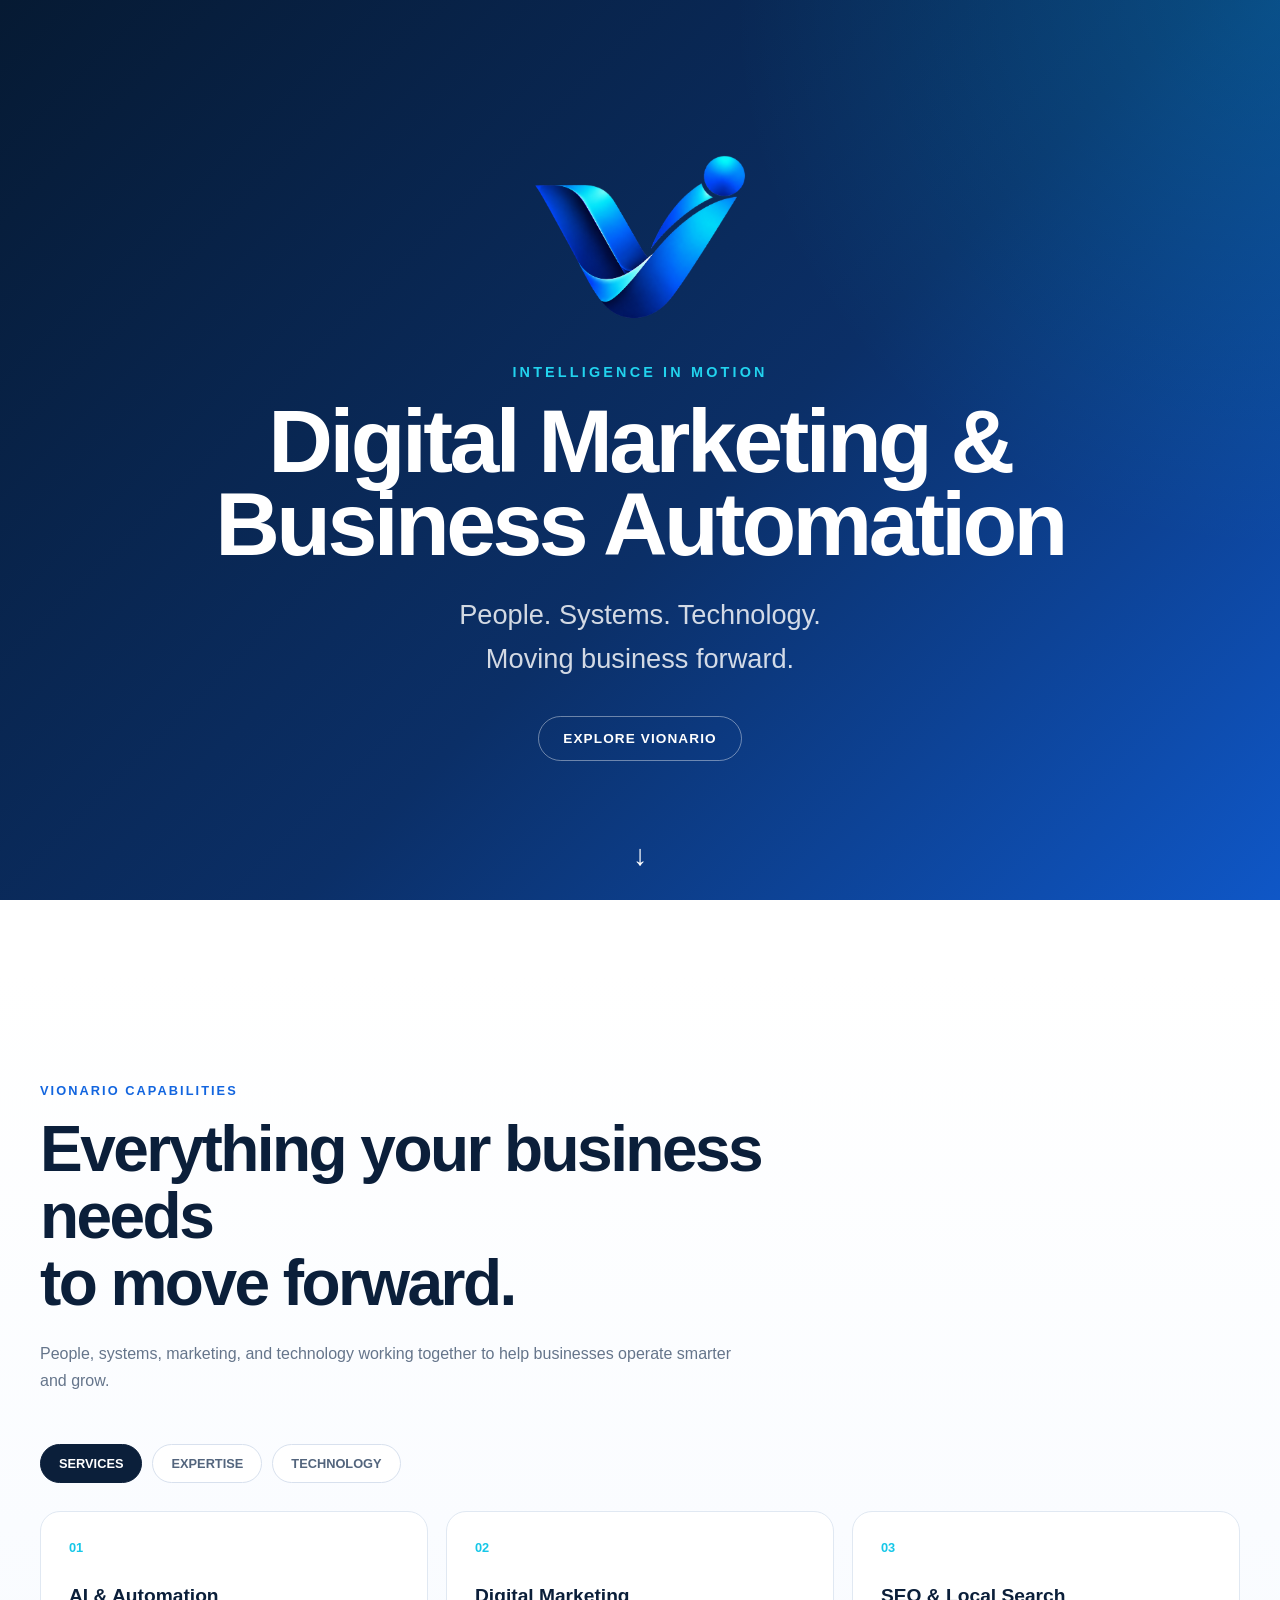
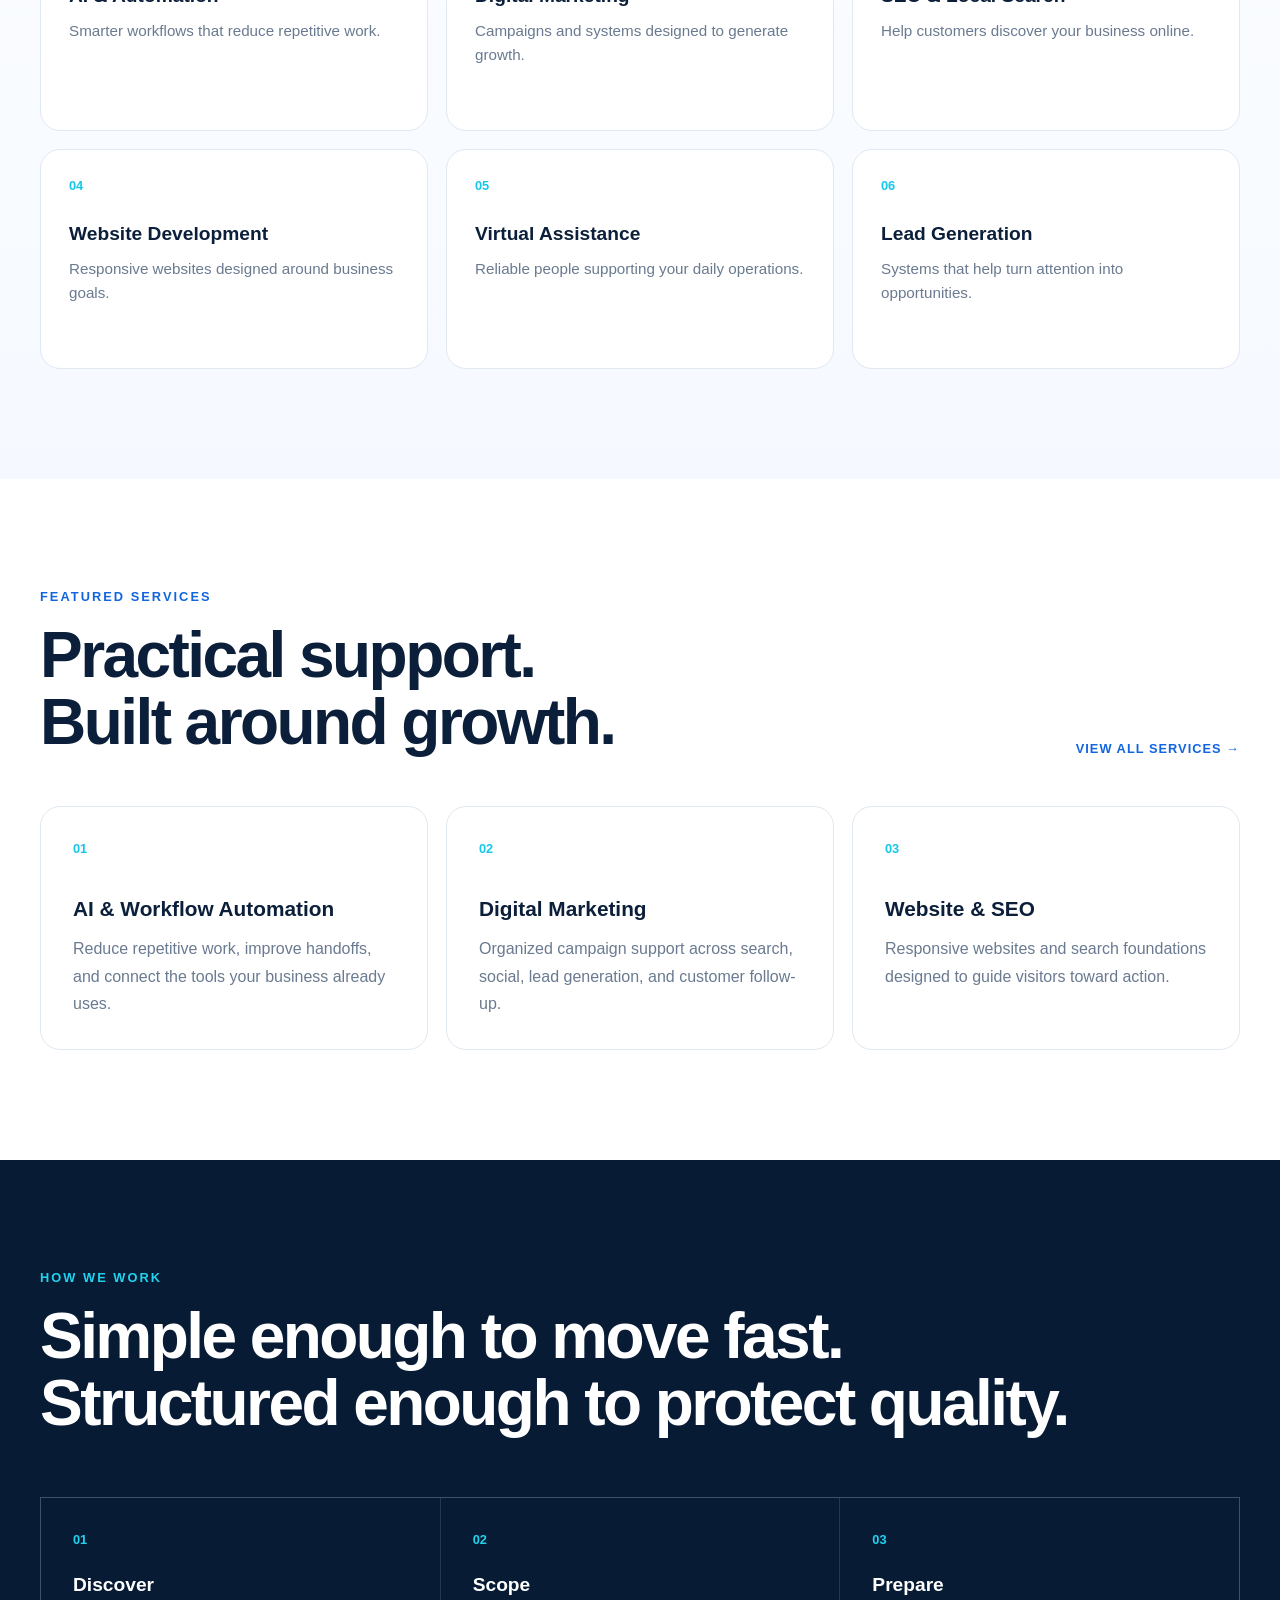
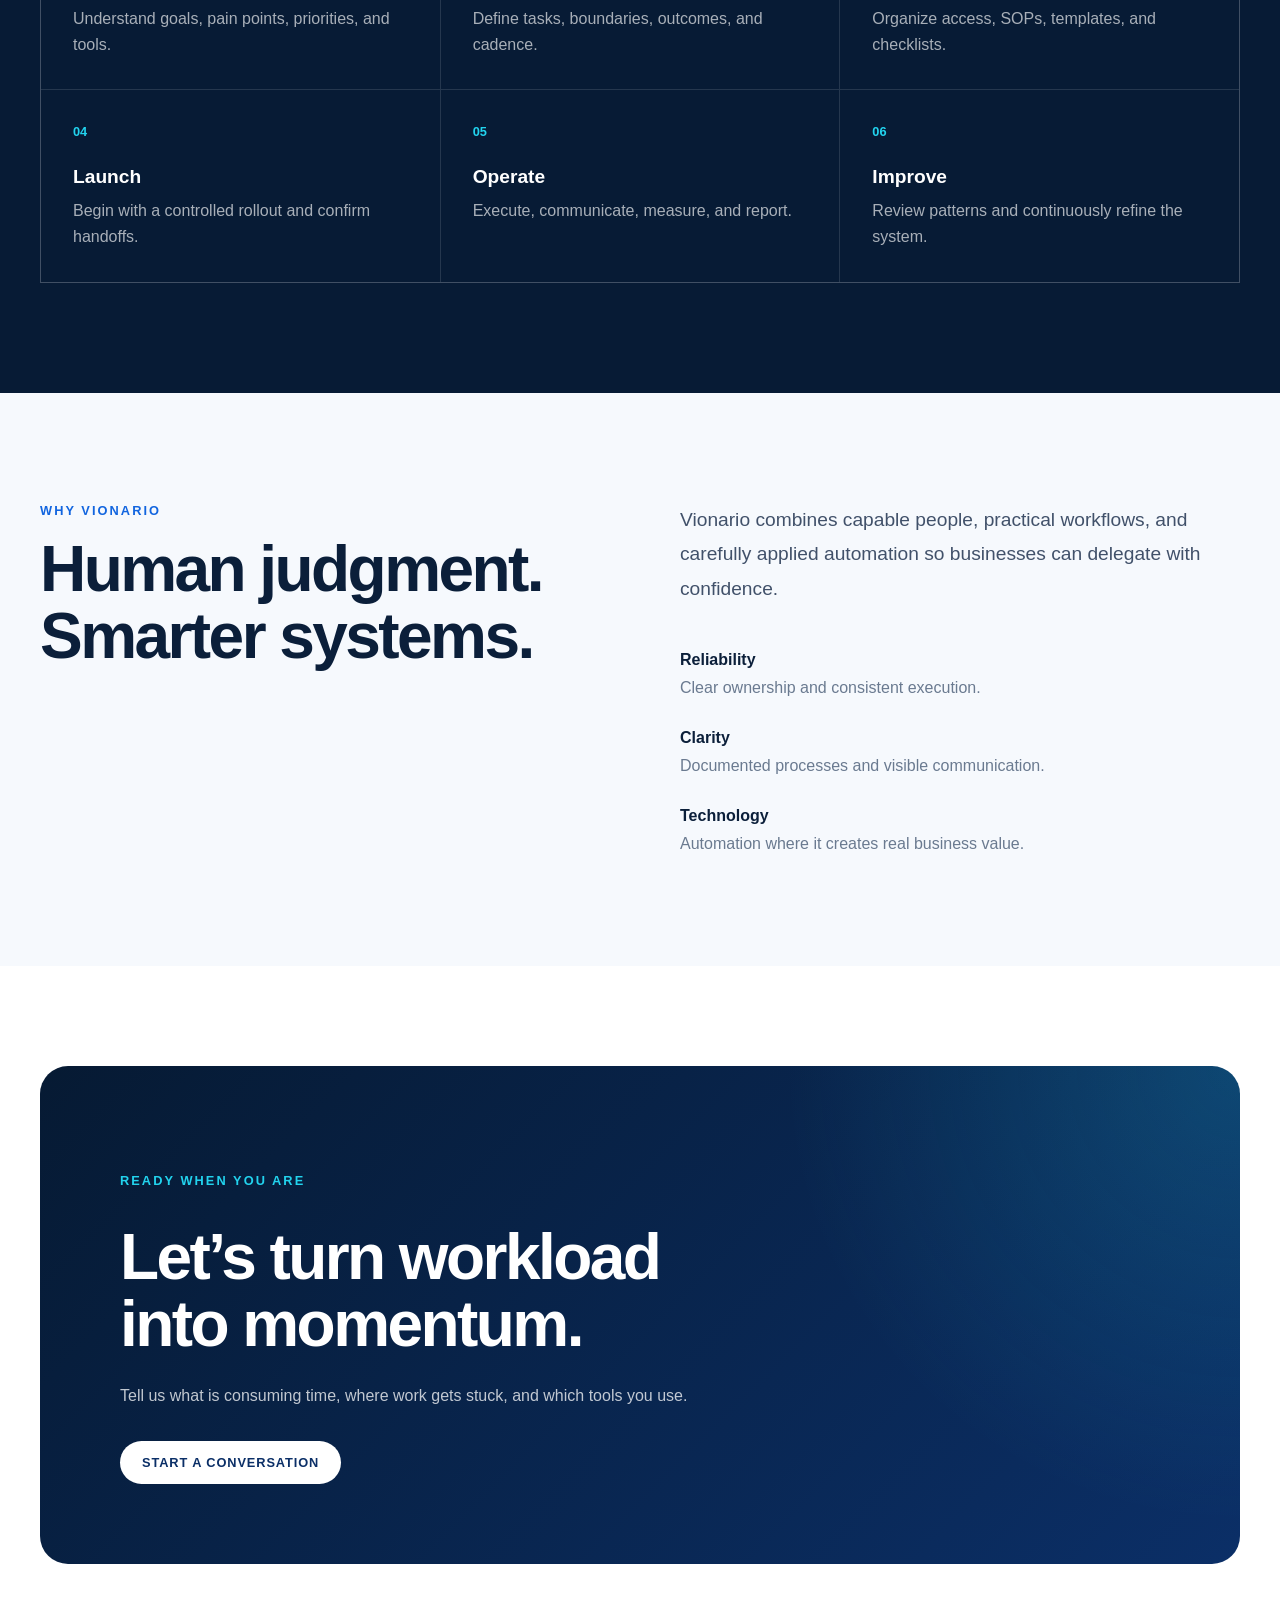
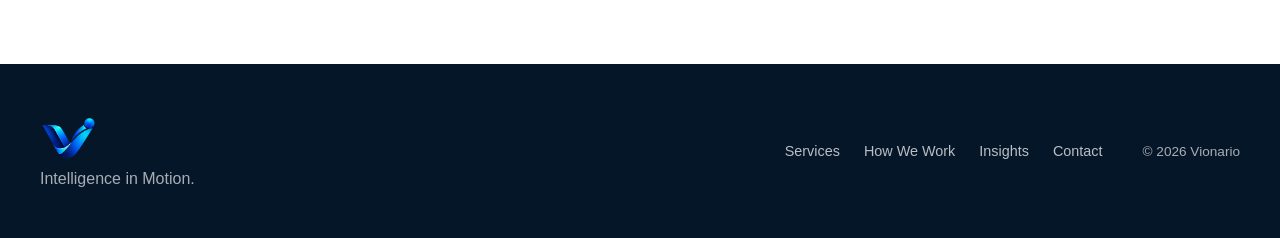
<file: index.html>
<!doctype html>
<html lang="en">
  <head>
    <meta charset="UTF-8" />
    <meta name="viewport" content="width=device-width, initial-scale=1.0" />

    <!-- Primary SEO -->
    <title>Vionario | Digital Marketing, Automation & Business Solutions</title>

    <meta
      name="description"
      content="Vionario is a digital technology and business solutions agency helping businesses grow through digital marketing, SEO, automation, websites, lead generation, and remote support."
    />

    <meta name="robots" content="index, follow" />

    <link rel="canonical" href="https://vionario.com/" />

    <!-- Open Graph / Social Sharing -->
    <meta property="og:type" content="website" />
    <meta property="og:site_name" content="Vionario" />
    <meta
      property="og:title"
      content="Vionario | Digital Marketing, Automation & Business Solutions"
    />
    <meta
      property="og:description"
      content="Vionario helps businesses grow through digital marketing, SEO, automation, websites, lead generation, and remote support."
    />
    <meta property="og:url" content="https://vionario.com/" />
    <meta
      property="og:image"
      content="https://vionario.com/assets/images/vionario_official_logo.png"
    />
    <meta property="og:image:alt" content="Vionario - Intelligence in Motion" />

    <!-- Twitter / X Sharing -->
    <meta name="twitter:card" content="summary_large_image" />
    <meta
      name="twitter:title"
      content="Vionario | Digital Marketing, Automation & Business Solutions"
    />
    <meta
      name="twitter:description"
      content="Vionario helps businesses grow through digital marketing, SEO, automation, websites, lead generation, and remote support."
    />
    <meta
      name="twitter:image"
      content="https://vionario.com/assets/images/vionario_official_logo.png"
    />

    <!-- Structured Data -->
    <script type="application/ld+json">
      {
        "@context": "https://schema.org",
        "@graph": [
          {
            "@type": "Organization",
            "@id": "https://vionario.com/#organization",
            "name": "Vionario",
            "url": "https://vionario.com/",
            "logo": "https://vionario.com/assets/images/vionario_official_logo.png",
            "description": "Vionario is a digital technology and business solutions agency helping businesses grow through digital marketing, SEO, automation, websites, lead generation, and remote support."
          },
          {
            "@type": "WebSite",
            "@id": "https://vionario.com/#website",
            "url": "https://vionario.com/",
            "name": "Vionario",
            "publisher": {
              "@id": "https://vionario.com/#organization"
            }
          }
        ]
      }
    </script>

    <!-- Favicon -->
    <link
      rel="icon"
      type="image/png"
      href="assets/images/vionario_official_logo.png"
    />

    <!-- Styles -->
    <link rel="stylesheet" href="style.css" />
  </head>

  <body>
    <!-- Hero -->
    <section class="hero" id="home">
      <div class="hero-content">
        <img
          src="assets/images/vionario_official_logo.png"
          alt="Vionario logo"
          class="hero-logo"
        />
        <p class="hero-eyebrow">INTELLIGENCE IN MOTION</p>

        <h1>Digital Marketing & Business Automation</h1>

        <p class="hero-tagline">
          People. Systems. Technology.
          <br />
          Moving business forward.
        </p>

        <a href="#dashboard" class="hero-button"> EXPLORE VIONARIO </a>
      </div>

      <a
        href="#dashboard"
        class="scroll-indicator"
        aria-label="Scroll to dashboard"
      >
        ↓
      </a>
    </section>

    <!-- Navbar -->
    <nav class="navbar" id="navbar">
      <div class="nav-container">
        <a href="#home" class="nav-logo">
          <img
            src="assets/images/vionario_official_logo.png"
            alt="Vionario logo"
          />
        </a>

        <div class="nav-links" id="navLinks">
          <a href="services.html">Services</a>
          <a href="#process">Process</a>
          <a href="blog.html">Insights</a>
          <a href="contact.html">Contact</a>
        </div>

        <div class="nav-actions">
          <a href="contact.html" class="nav-cta">BOOK A CALL</a>

          <button class="menu-toggle" id="menuToggle" aria-label="Open menu">
            ☰
          </button>
        </div>
      </div>
    </nav>

    <!-- Dashboard -->
    <section class="dashboard" id="dashboard">
      <div class="section-container">
        <p class="section-eyebrow">VIONARIO CAPABILITIES</p>

        <h2>
          Everything your business needs
          <br />
          to move forward.
        </h2>

        <p class="section-description">
          People, systems, marketing, and technology working together to help
          businesses operate smarter and grow.
        </p>

        <div class="dashboard-tabs">
          <button class="dashboard-tab active">SERVICES</button>
          <button class="dashboard-tab">EXPERTISE</button>
          <button class="dashboard-tab">TECHNOLOGY</button>
        </div>

        <div class="dashboard-grid">
          <article class="dashboard-card">
            <span>01</span>
            <h3>AI & Automation</h3>
            <p>Smarter workflows that reduce repetitive work.</p>
          </article>

          <article class="dashboard-card">
            <span>02</span>
            <h3>Digital Marketing</h3>
            <p>Campaigns and systems designed to generate growth.</p>
          </article>

          <article class="dashboard-card">
            <span>03</span>
            <h3>SEO & Local Search</h3>
            <p>Help customers discover your business online.</p>
          </article>

          <article class="dashboard-card">
            <span>04</span>
            <h3>Website Development</h3>
            <p>Responsive websites designed around business goals.</p>
          </article>

          <article class="dashboard-card">
            <span>05</span>
            <h3>Virtual Assistance</h3>
            <p>Reliable people supporting your daily operations.</p>
          </article>

          <article class="dashboard-card">
            <span>06</span>
            <h3>Lead Generation</h3>
            <p>Systems that help turn attention into opportunities.</p>
          </article>
        </div>
      </div>
    </section>

    <!-- Services -->
    <section class="featured-services" id="services">
      <div class="section-container">
        <div class="section-heading-row">
          <div>
            <p class="section-eyebrow">FEATURED SERVICES</p>

            <h2>
              Practical support.
              <br />
              Built around growth.
            </h2>
          </div>

          <a href="services.html" class="text-link"> VIEW ALL SERVICES → </a>
        </div>

        <div class="service-preview-grid">
          <article class="service-preview-card">
            <span>01</span>

            <h3>AI & Workflow Automation</h3>

            <p>
              Reduce repetitive work, improve handoffs, and connect the tools
              your business already uses.
            </p>
          </article>

          <article class="service-preview-card">
            <span>02</span>

            <h3>Digital Marketing</h3>

            <p>
              Organized campaign support across search, social, lead generation,
              and customer follow-up.
            </p>
          </article>

          <article class="service-preview-card">
            <span>03</span>

            <h3>Website & SEO</h3>

            <p>
              Responsive websites and search foundations designed to guide
              visitors toward action.
            </p>
          </article>
        </div>
      </div>
    </section>

    <!-- Process Preview -->
    <section class="process-preview" id="process">
      <div class="section-container">
        <p class="section-eyebrow">HOW WE WORK</p>

        <h2>
          Simple enough to move fast.
          <br />
          Structured enough to protect quality.
        </h2>

        <div class="process-grid">
          <div class="process-step">
            <span>01</span>
            <h3>Discover</h3>
            <p>Understand goals, pain points, priorities, and tools.</p>
          </div>

          <div class="process-step">
            <span>02</span>
            <h3>Scope</h3>
            <p>Define tasks, boundaries, outcomes, and cadence.</p>
          </div>

          <div class="process-step">
            <span>03</span>
            <h3>Prepare</h3>
            <p>Organize access, SOPs, templates, and checklists.</p>
          </div>

          <div class="process-step">
            <span>04</span>
            <h3>Launch</h3>
            <p>Begin with a controlled rollout and confirm handoffs.</p>
          </div>

          <div class="process-step">
            <span>05</span>
            <h3>Operate</h3>
            <p>Execute, communicate, measure, and report.</p>
          </div>

          <div class="process-step">
            <span>06</span>
            <h3>Improve</h3>
            <p>Review patterns and continuously refine the system.</p>
          </div>
        </div>
      </div>
    </section>

    <!-- Why Vionario -->
    <section class="why-vionario">
      <div class="section-container why-grid">
        <div>
          <p class="section-eyebrow">WHY VIONARIO</p>

          <h2>
            Human judgment.
            <br />
            Smarter systems.
          </h2>
        </div>

        <div class="why-content">
          <p class="why-intro">
            Vionario combines capable people, practical workflows, and carefully
            applied automation so businesses can delegate with confidence.
          </p>

          <div class="why-points">
            <div>
              <strong>Reliability</strong>
              <p>Clear ownership and consistent execution.</p>
            </div>

            <div>
              <strong>Clarity</strong>
              <p>Documented processes and visible communication.</p>
            </div>

            <div>
              <strong>Technology</strong>
              <p>Automation where it creates real business value.</p>
            </div>
          </div>
        </div>
      </div>
    </section>

    <!-- CTA -->
    <section class="home-cta">
      <div class="section-container">
        <div class="cta-box">
          <p class="section-eyebrow">READY WHEN YOU ARE</p>

          <h2>
            Let’s turn workload
            <br />
            into momentum.
          </h2>

          <p>
            Tell us what is consuming time, where work gets stuck, and which
            tools you use.
          </p>

          <a href="contact.html" class="primary-button">
            START A CONVERSATION
          </a>
        </div>
      </div>
    </section>

    <!-- FOOTER-->
    <footer class="footer">
      <div class="section-container footer-grid">
        <div>
          <a href="index.html" class="footer-logo">
            <img
              src="assets/images/vionario_official_logo.png"
              alt="Vionario logo"
            />
          </a>

          <p>Intelligence in Motion.</p>
        </div>

        <div class="footer-links">
          <a href="services.html">Services</a>
          <a href="#process">How We Work</a>
          <a href="blog.html">Insights</a>
          <a href="contact.html">Contact</a>
        </div>

        <div class="footer-copy">
          <p>© 2026 Vionario</p>
        </div>
      </div>
    </footer>

    <script src="script.js"></script>
  </body>
</html>
</file>
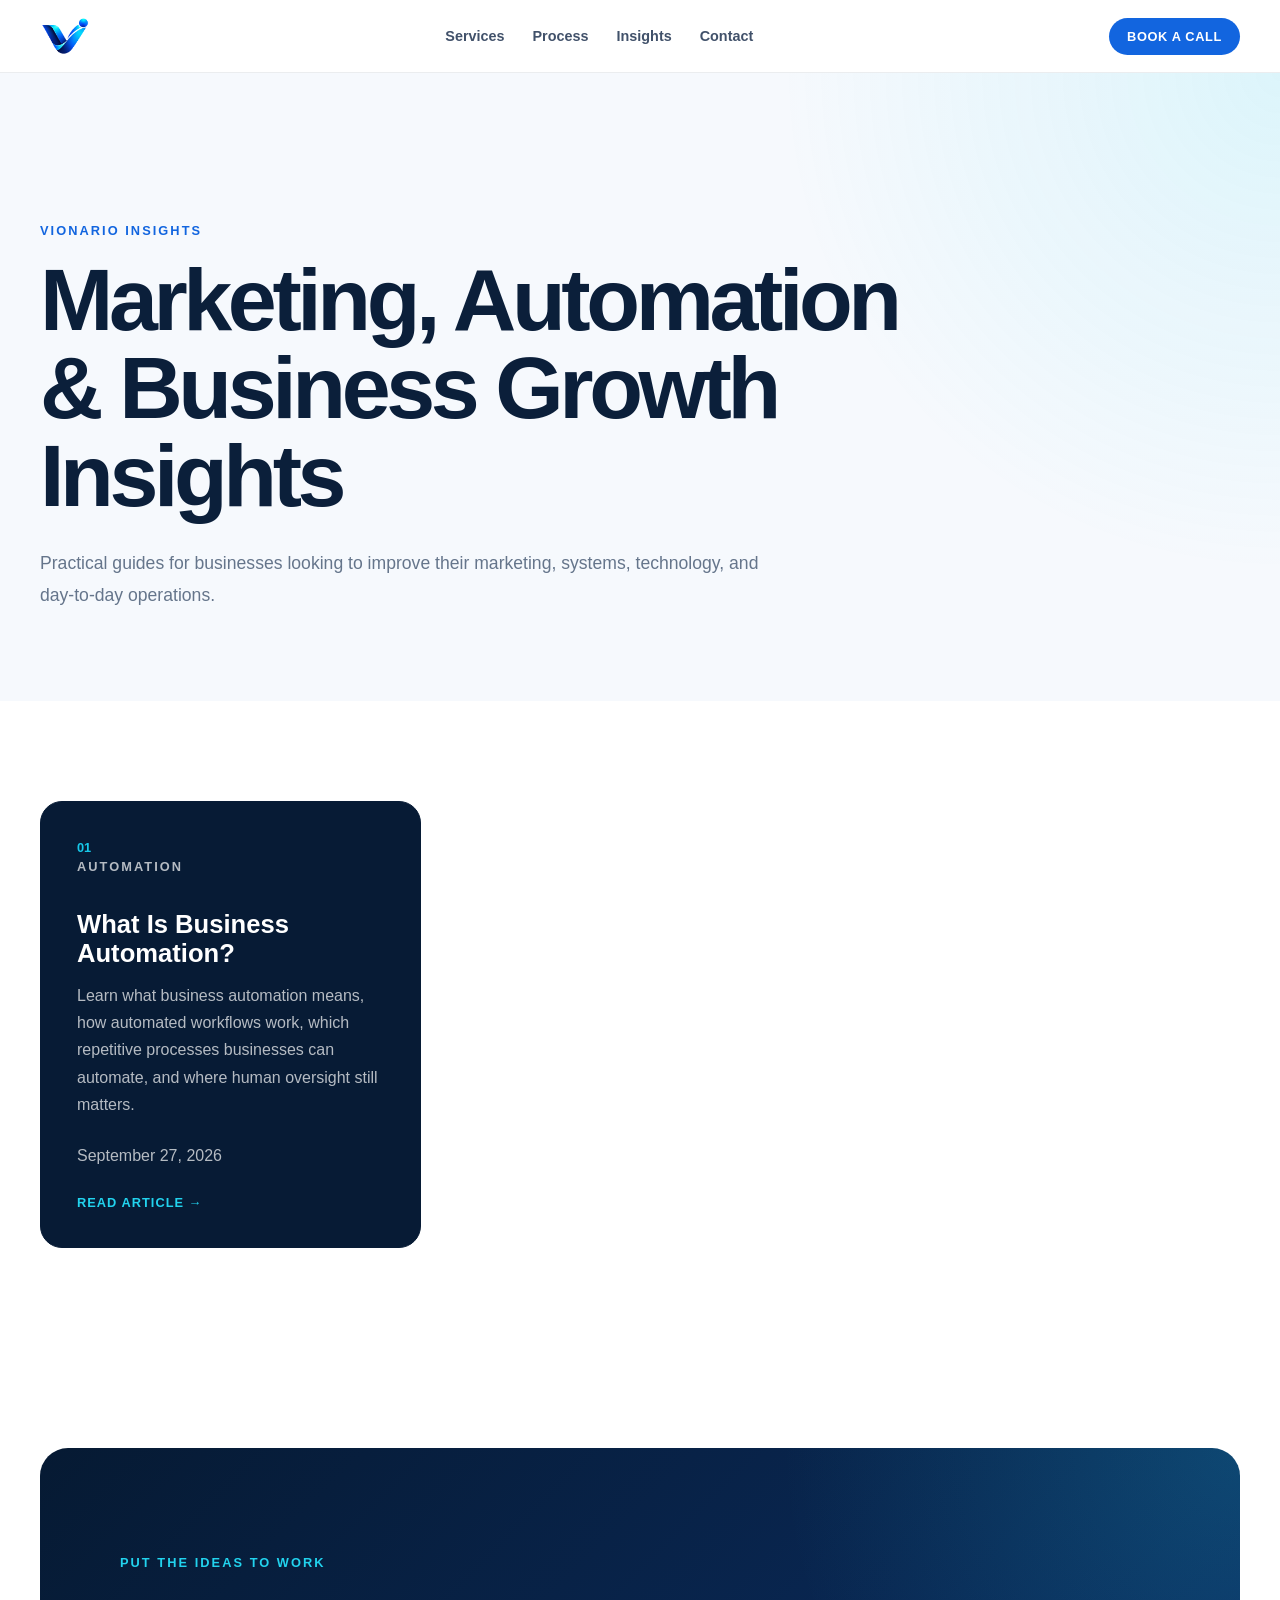
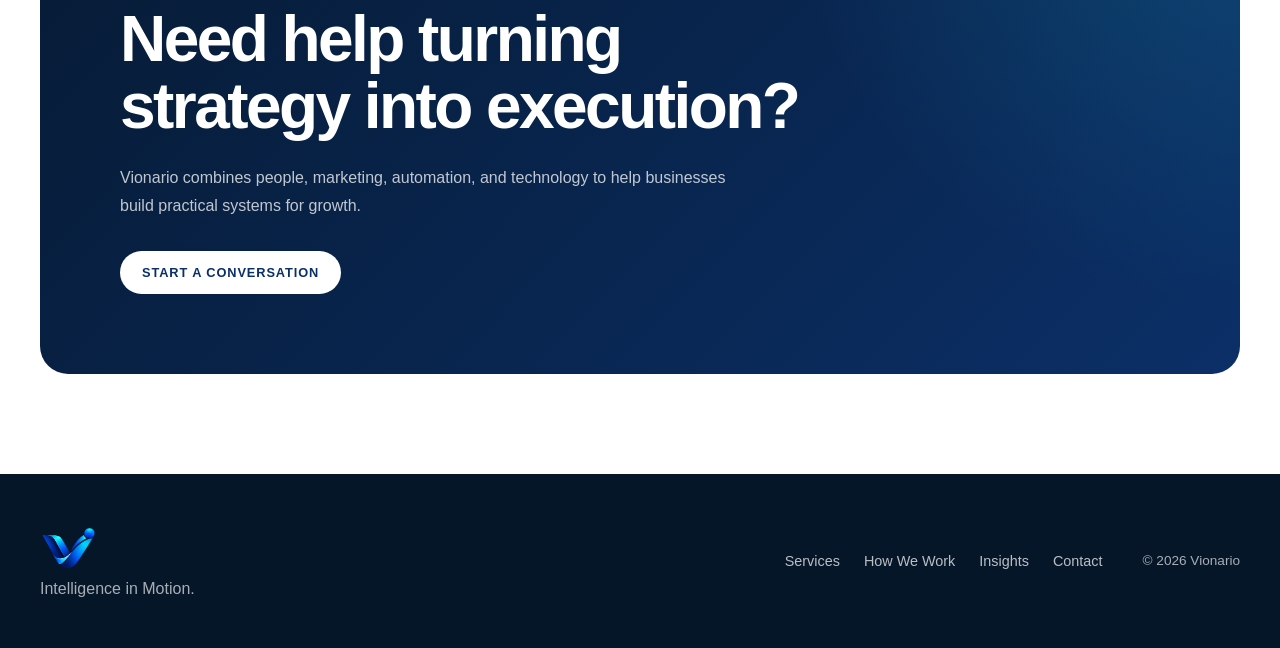
<file: blog.html>
<!doctype html>
<html lang="en">
  <head>
    <meta charset="UTF-8" />
    <meta name="viewport" content="width=device-width, initial-scale=1.0" />

    <!-- Primary SEO -->
    <title>Business Growth, Marketing & Automation Insights | Vionario</title>

    <meta
      name="description"
      content="Explore practical insights from Vionario on digital marketing, SEO, AI, workflow automation, websites, lead generation, and business growth."
    />

    <meta name="robots" content="index, follow" />

    <link rel="canonical" href="https://vionario.com/blog.html" />

    <!-- Open Graph / Social Sharing -->
    <meta property="og:type" content="website" />
    <meta property="og:site_name" content="Vionario" />

    <meta
      property="og:title"
      content="Business Growth, Marketing & Automation Insights | Vionario"
    />

    <meta
      property="og:description"
      content="Practical articles from Vionario covering digital marketing, SEO, automation, AI, websites, lead generation, and business growth."
    />

    <meta property="og:url" content="https://vionario.com/blog.html" />

    <meta
      property="og:image"
      content="https://vionario.com/assets/images/vionario_official_logo.png"
    />

    <meta
      property="og:image:alt"
      content="Vionario - Intelligence in Motion"
    />

    <!-- Twitter / X Sharing -->
    <meta name="twitter:card" content="summary_large_image" />

    <meta
      name="twitter:title"
      content="Business Growth, Marketing & Automation Insights | Vionario"
    />

    <meta
      name="twitter:description"
      content="Practical articles from Vionario covering digital marketing, SEO, automation, AI, websites, lead generation, and business growth."
    />

    <meta
      name="twitter:image"
      content="https://vionario.com/assets/images/vionario_official_logo.png"
    />

    <!-- Structured Data -->
    <script type="application/ld+json">
      {
        "@context": "https://schema.org",
        "@graph": [
          {
            "@type": "CollectionPage",
            "@id": "https://vionario.com/blog.html#webpage",
            "url": "https://vionario.com/blog.html",
            "name": "Vionario Insights",
            "description": "Practical articles from Vionario covering digital marketing, SEO, automation, AI, websites, lead generation, and business growth.",
            "about": {
              "@id": "https://vionario.com/#organization"
            },
            "mainEntity": {
              "@id": "https://vionario.com/blog.html#articles"
            }
          },
          {
            "@type": "ItemList",
            "@id": "https://vionario.com/blog.html#articles",
            "name": "Vionario Articles",
            "itemListElement": [
              {
                "@type": "ListItem",
                "position": 1,
                "item": {
                  "@type": "Article",
                  "headline": "What Is Business Automation?",
                  "url": "https://vionario.com/articles/what-is-business-automation.html",
                  "description": "Learn what business automation is, how it works, which business processes can be automated, and where human oversight still matters.",
                  "publisher": {
                    "@id": "https://vionario.com/#organization"
                  }
                }
              }
            ]
          }
        ]
      }
    </script>

    <!-- Favicon -->
    <link
      rel="icon"
      type="image/png"
      href="assets/images/vionario_official_logo.png"
    />

    <!-- Styles -->
    <link rel="stylesheet" href="style.css" />
  </head>

  <body>
    <!-- Navbar -->
    <nav class="navbar visible" id="navbar">
      <div class="nav-container">
        <a href="index.html#dashboard" class="nav-logo">
          <img
            src="assets/images/vionario_official_logo.png"
            alt="Vionario logo"
          />
        </a>

        <div class="nav-links" id="navLinks">
          <a href="services.html">Services</a>
          <a href="index.html#process">Process</a>
          <a href="blog.html">Insights</a>
          <a href="contact.html">Contact</a>
        </div>

        <div class="nav-actions">
          <a href="contact.html" class="nav-cta">BOOK A CALL</a>

          <button class="menu-toggle" id="menuToggle" aria-label="Open menu">
            ☰
          </button>
        </div>
      </div>
    </nav>

    <main>
      <!-- Blog Hero -->
      <section class="page-hero">
        <div class="section-container">
          <p class="section-eyebrow">VIONARIO INSIGHTS</p>

          <h1>
            Marketing, Automation
            <br />
            & Business Growth Insights
          </h1>

          <p>
            Practical guides for businesses looking to improve their marketing,
            systems, technology, and day-to-day operations.
          </p>
        </div>
      </section>

      <!-- Articles -->
      <section class="services-page">
        <div class="section-container">
          <div class="blog-grid">
            <article class="service-detail-card featured-service">
              <span>01</span>

              <p class="section-eyebrow">AUTOMATION</p>

              <h2>What Is Business Automation?</h2>

              <p>
                Learn what business automation means, how automated workflows
                work, which repetitive processes businesses can automate, and
                where human oversight still matters.
              </p>

              <p>
                <time datetime="2026-09-27">September 27, 2026</time>
              </p>

              <a
                href="articles/what-is-business-automation.html"
                class="text-link"
              >
                READ ARTICLE →
              </a>
            </article>
          </div>
        </div>
      </section>

      <!-- CTA -->
      <section class="home-cta">
        <div class="section-container">
          <div class="cta-box">
            <p class="section-eyebrow">PUT THE IDEAS TO WORK</p>

            <h2>
              Need help turning
              <br />
              strategy into execution?
            </h2>

            <p>
              Vionario combines people, marketing, automation, and technology
              to help businesses build practical systems for growth.
            </p>

            <a href="contact.html" class="primary-button">
              START A CONVERSATION
            </a>
          </div>
        </div>
      </section>
    </main>

    <!-- Footer -->
    <footer class="footer">
      <div class="section-container footer-grid">
        <div>
          <a href="index.html#dashboard" class="footer-logo">
            <img
              src="assets/images/vionario_official_logo.png"
              alt="Vionario logo"
            />
          </a>

          <p>Intelligence in Motion.</p>
        </div>

        <div class="footer-links">
          <a href="services.html">Services</a>
          <a href="index.html#process">How We Work</a>
          <a href="blog.html">Insights</a>
          <a href="contact.html">Contact</a>
        </div>

        <div class="footer-copy">
          <p>© 2026 Vionario</p>
        </div>
      </div>
    </footer>

    <script src="script.js"></script>
  </body>
</html>
</file>
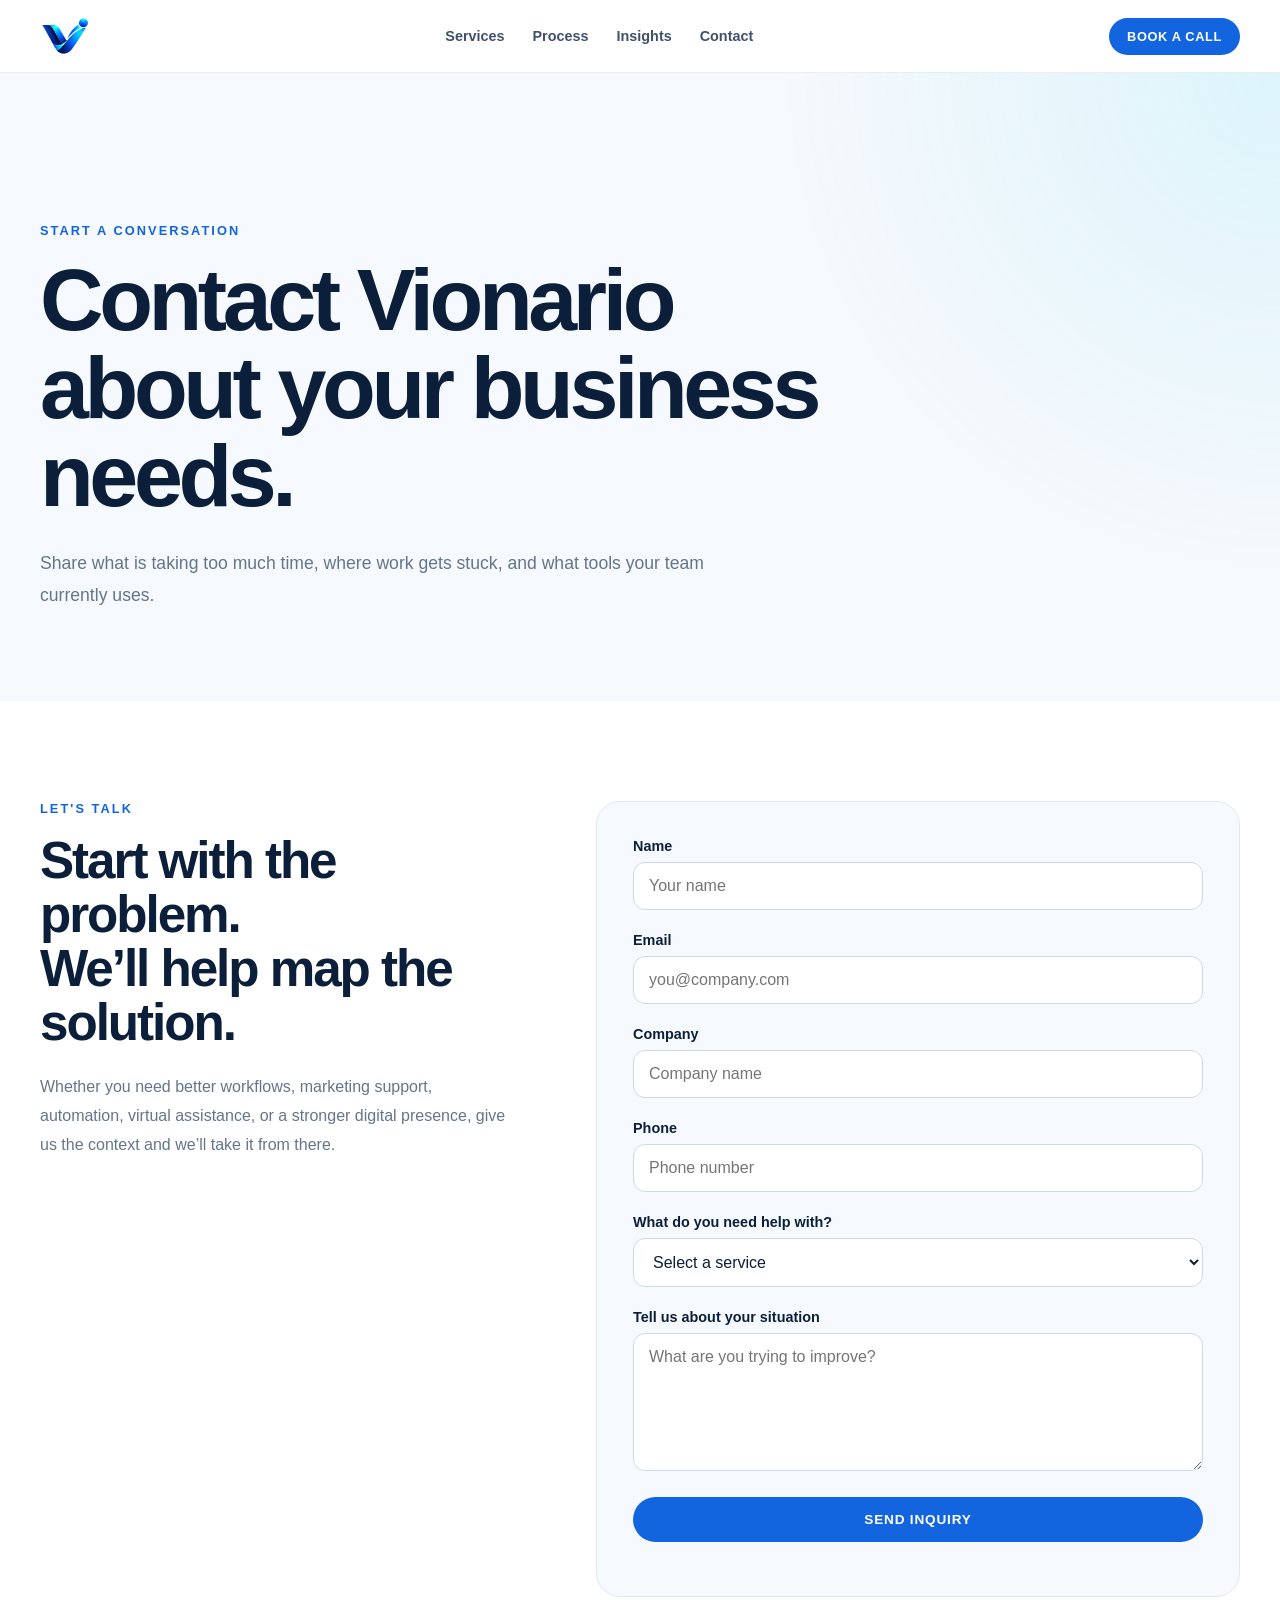
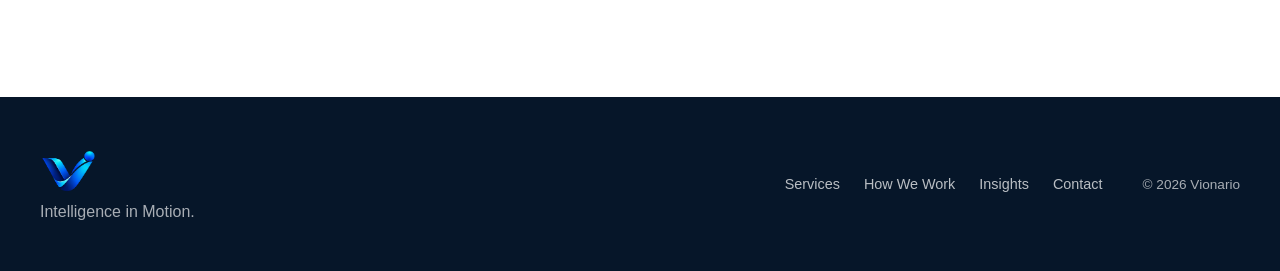
<file: contact.html>
<!doctype html>
<html lang="en">
  <head>
    <meta charset="UTF-8" />
    <meta name="viewport" content="width=device-width, initial-scale=1.0" />

    <!-- Primary SEO -->
    <title>
      Contact Vionario | Digital Marketing & Automation Consultation
    </title>

    <meta
      name="description"
      content="Contact Vionario to discuss digital marketing, SEO, automation, website development, lead generation, virtual assistance, and business growth systems."
    />

    <meta name="robots" content="index, follow" />

    <link rel="canonical" href="https://vionario.com/contact.html" />

    <!-- Open Graph / Social Sharing -->
    <meta property="og:type" content="website" />
    <meta property="og:site_name" content="Vionario" />
    <meta
      property="og:title"
      content="Contact Vionario | Digital Marketing & Automation Consultation"
    />
    <meta
      property="og:description"
      content="Talk with Vionario about digital marketing, SEO, automation, websites, lead generation, virtual assistance, and practical business growth systems."
    />
    <meta property="og:url" content="https://vionario.com/contact.html" />
    <meta
      property="og:image"
      content="https://vionario.com/assets/images/vionario_official_logo.png"
    />
    <meta property="og:image:alt" content="Vionario - Intelligence in Motion" />

    <!-- Twitter / X Sharing -->
    <meta name="twitter:card" content="summary_large_image" />
    <meta
      name="twitter:title"
      content="Contact Vionario | Digital Marketing & Automation Consultation"
    />
    <meta
      name="twitter:description"
      content="Talk with Vionario about digital marketing, SEO, automation, websites, lead generation, virtual assistance, and practical business growth systems."
    />
    <meta
      name="twitter:image"
      content="https://vionario.com/assets/images/vionario_official_logo.png"
    />

    <!-- Structured Data -->
    <script type="application/ld+json">
      {
        "@context": "https://schema.org",
        "@type": "ContactPage",
        "@id": "https://vionario.com/contact.html#webpage",
        "url": "https://vionario.com/contact.html",
        "name": "Contact Vionario",
        "description": "Contact Vionario to discuss digital marketing, SEO, automation, website development, lead generation, virtual assistance, and business growth systems.",
        "about": {
          "@id": "https://vionario.com/#organization"
        }
      }
    </script>

    <!-- Favicon -->
    <link
      rel="icon"
      type="image/png"
      href="assets/images/vionario_official_logo.png"
    />

    <!-- Styles -->
    <link rel="stylesheet" href="style.css" />
  </head>

  <body>
    <!-- Navbar -->
    <nav class="navbar visible" id="navbar">
      <div class="nav-container">
        <a href="index.html#dashboard" class="nav-logo">
          <img
            src="assets/images/vionario_official_logo.png"
            alt="Vionario logo"
          />
        </a>

        <div class="nav-links" id="navLinks">
          <a href="services.html">Services</a>
          <a href="index.html#process">Process</a>
          <a href="blog.html">Insights</a>
          <a href="contact.html">Contact</a>
        </div>

        <div class="nav-actions">
          <a href="contact.html" class="nav-cta">BOOK A CALL</a>

          <button class="menu-toggle" id="menuToggle" aria-label="Open menu">
            ☰
          </button>
        </div>
      </div>
    </nav>

    <!-- Main Contact -->
    <main>
      <section class="page-hero">
        <div class="section-container">
          <p class="section-eyebrow">START A CONVERSATION</p>

          <h1>
            Contact Vionario
            <br />
            about your business needs.
          </h1>

          <p>
            Share what is taking too much time, where work gets stuck, and what
            tools your team currently uses.
          </p>
        </div>
      </section>

      <section class="contact-section">
        <div class="section-container contact-grid">
          <div class="contact-intro">
            <p class="section-eyebrow">LET'S TALK</p>

            <h2>
              Start with the problem.
              <br />
              We’ll help map the solution.
            </h2>

            <p>
              Whether you need better workflows, marketing support, automation,
              virtual assistance, or a stronger digital presence, give us the
              context and we’ll take it from there.
            </p>
          </div>

          <form class="contact-form" id="contactForm">
            <div class="form-group">
              <label for="name">Name</label>

              <input
                type="text"
                id="name"
                name="name"
                placeholder="Your name"
                required
              />
            </div>

            <div class="form-group">
              <label for="email">Email</label>

              <input
                type="email"
                id="email"
                name="email"
                placeholder="you@company.com"
                required
              />
            </div>

            <div class="form-group">
              <label for="company">Company</label>

              <input
                type="text"
                id="company"
                name="company"
                placeholder="Company name"
              />
            </div>

            <div class="form-group">
              <label for="phone">Phone</label>

              <input
                type="tel"
                id="phone"
                name="phone"
                placeholder="Phone number"
              />
            </div>

            <div class="form-group">
              <label for="service">What do you need help with?</label>

              <select id="service" name="service" required>
                <option value="">Select a service</option>
                <option value="virtual-assistance">Virtual Assistance</option>
                <option value="automation">AI & Workflow Automation</option>
                <option value="marketing">Digital Marketing</option>
                <option value="bookkeeping">
                  Bookkeeping & Administration
                </option>
                <option value="website-seo">Website Design & SEO</option>
                <option value="other">Something Else</option>
              </select>
            </div>

            <div class="form-group">
              <label for="message">Tell us about your situation</label>

              <textarea
                id="message"
                name="message"
                rows="6"
                placeholder="What are you trying to improve?"
                required
              ></textarea>
            </div>

            <button type="submit" class="submit-button">SEND INQUIRY</button>

            <p class="form-status" id="formStatus"></p>
          </form>
        </div>
      </section>
    </main>

    <!-- FOOTER -->
    <footer class="footer">
      <div class="section-container footer-grid">
        <div>
          <a href="index.html#dashboard" class="footer-logo">
            <img
              src="assets/images/vionario_official_logo.png"
              alt="Vionario logo"
            />
          </a>

          <p>Intelligence in Motion.</p>
        </div>

        <div class="footer-links">
          <a href="services.html">Services</a>
          <a href="index.html#process">How We Work</a>
          <a href="blog.html">Insights</a>
          <a href="contact.html">Contact</a>
        </div>

        <div class="footer-copy">
          <p>© 2026 Vionario</p>
        </div>
      </div>
    </footer>

    <script src="script.js"></script>
  </body>
</html>
</file>
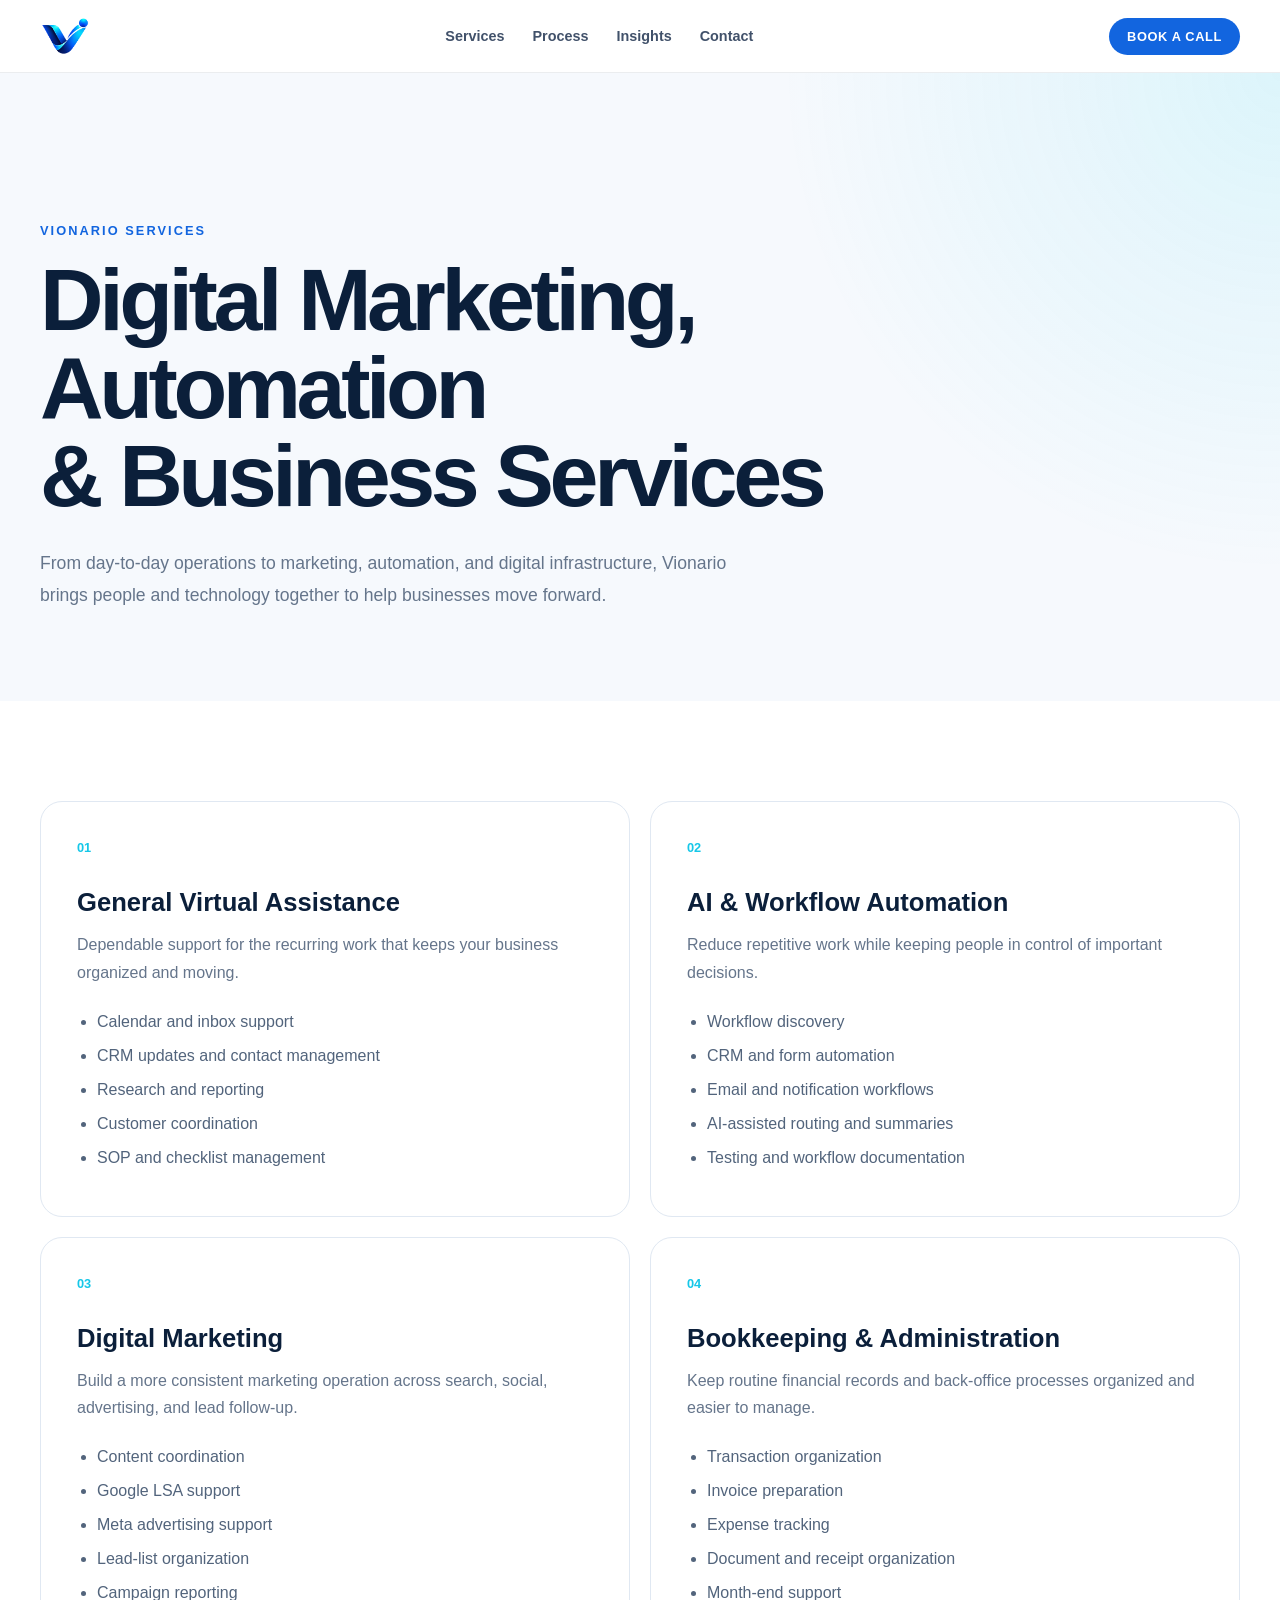
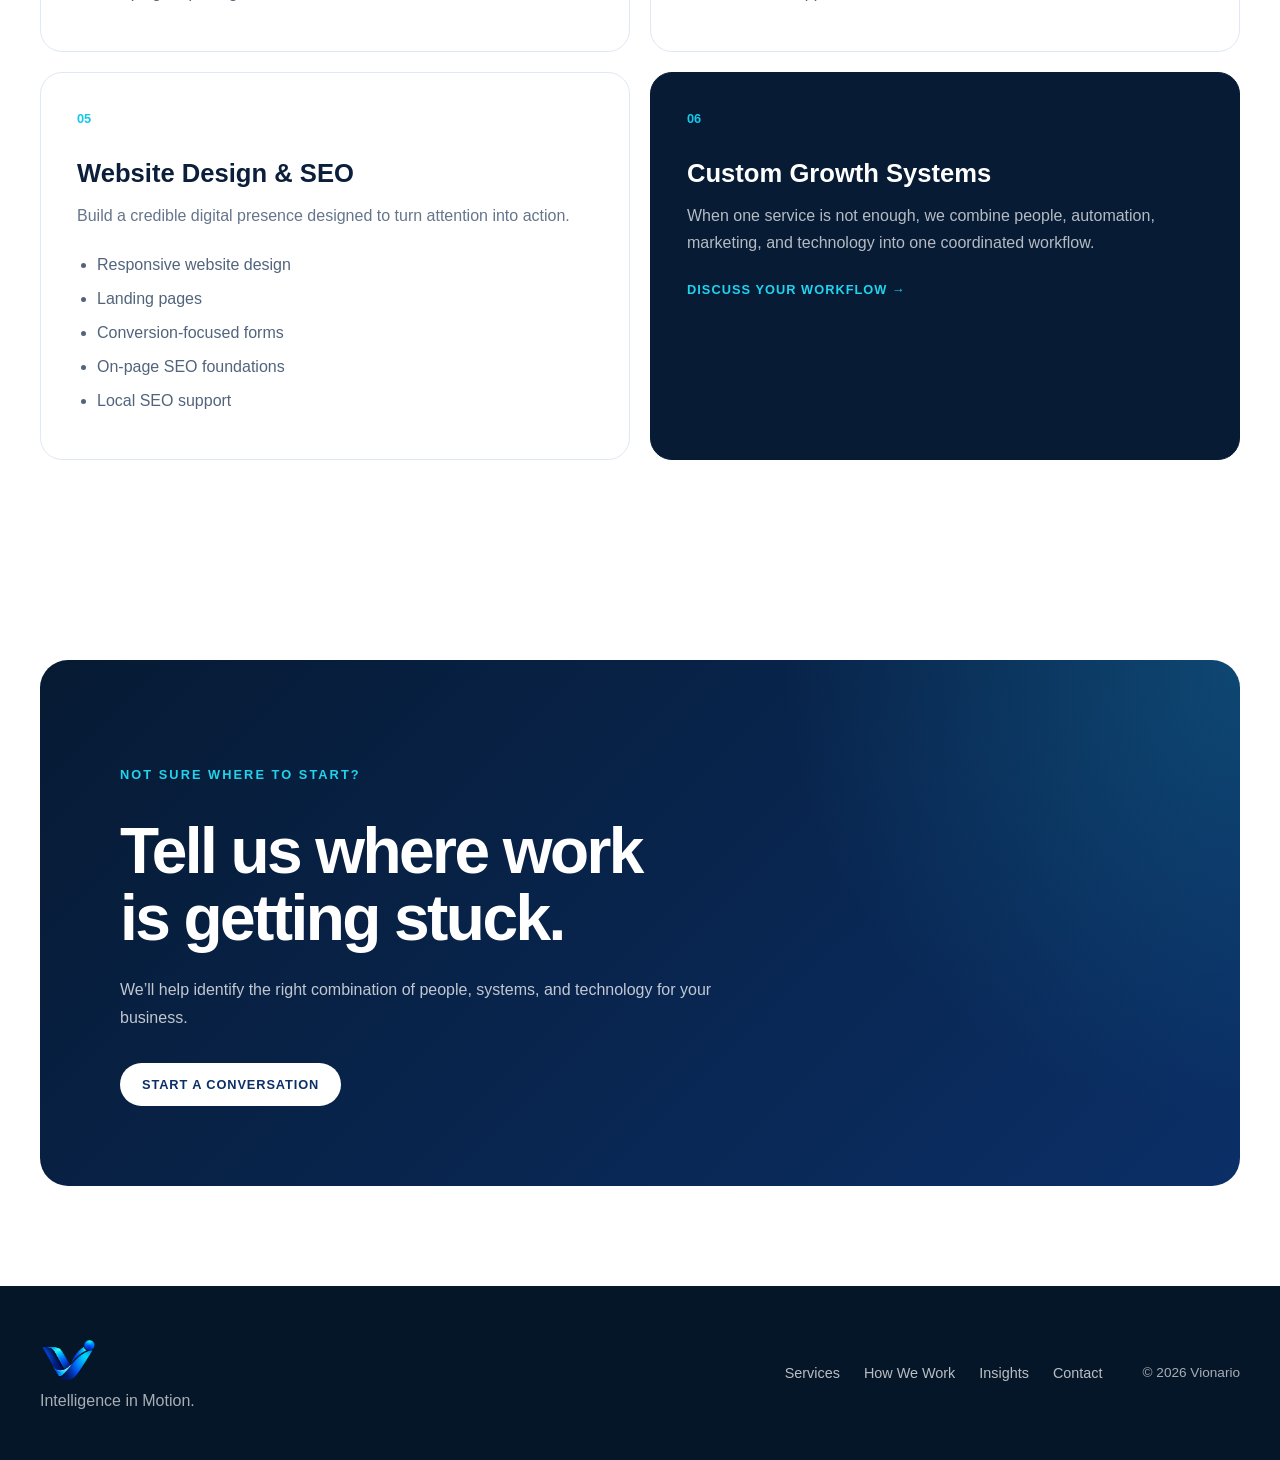
<file: services.html>
<!doctype html>
<html lang="en">
  <head>
    <meta charset="UTF-8" />
    <meta name="viewport" content="width=device-width, initial-scale=1.0" />

    <!-- Primary SEO -->
    <title>Digital Marketing, Automation & Business Services | Vionario</title>

    <meta
      name="description"
      content="Explore Vionario services across digital marketing, SEO, workflow automation, website development, lead generation, virtual assistance, and business support."
    />

    <meta name="robots" content="index, follow" />

    <link rel="canonical" href="https://vionario.com/services.html" />

    <!-- Open Graph / Social Sharing -->
    <meta property="og:type" content="website" />
    <meta property="og:site_name" content="Vionario" />
    <meta
      property="og:title"
      content="Digital Marketing, Automation & Business Services | Vionario"
    />
    <meta
      property="og:description"
      content="Explore Vionario services across digital marketing, SEO, workflow automation, website development, lead generation, virtual assistance, and business support."
    />
    <meta property="og:url" content="https://vionario.com/services.html" />
    <meta
      property="og:image"
      content="https://vionario.com/assets/images/vionario_official_logo.png"
    />
    <meta property="og:image:alt" content="Vionario - Intelligence in Motion" />

    <!-- Twitter / X Sharing -->
    <meta name="twitter:card" content="summary_large_image" />
    <meta
      name="twitter:title"
      content="Digital Marketing, Automation & Business Services | Vionario"
    />
    <meta
      name="twitter:description"
      content="Explore Vionario services across digital marketing, SEO, workflow automation, website development, lead generation, virtual assistance, and business support."
    />
    <meta
      name="twitter:image"
      content="https://vionario.com/assets/images/vionario_official_logo.png"
    />

    <!-- Structured Data -->
    <script type="application/ld+json">
      {
        "@context": "https://schema.org",
        "@graph": [
          {
            "@type": "CollectionPage",
            "@id": "https://vionario.com/services.html#webpage",
            "url": "https://vionario.com/services.html",
            "name": "Digital Marketing, Automation & Business Services | Vionario",
            "description": "Explore Vionario services across digital marketing, SEO, workflow automation, website development, lead generation, virtual assistance, and business support.",
            "about": {
              "@id": "https://vionario.com/#organization"
            },
            "mainEntity": {
              "@id": "https://vionario.com/services.html#services"
            }
          },
          {
            "@type": "ItemList",
            "@id": "https://vionario.com/services.html#services",
            "name": "Vionario Services",
            "itemListElement": [
              {
                "@type": "ListItem",
                "position": 1,
                "item": {
                  "@type": "Service",
                  "name": "General Virtual Assistance",
                  "description": "Dependable support for recurring work including calendar and inbox support, CRM updates, research, reporting, customer coordination, and SOP management.",
                  "provider": {
                    "@id": "https://vionario.com/#organization"
                  }
                }
              },
              {
                "@type": "ListItem",
                "position": 2,
                "item": {
                  "@type": "Service",
                  "name": "AI & Workflow Automation",
                  "description": "Workflow discovery, CRM and form automation, email and notification workflows, AI-assisted routing, summaries, testing, and workflow documentation.",
                  "provider": {
                    "@id": "https://vionario.com/#organization"
                  }
                }
              },
              {
                "@type": "ListItem",
                "position": 3,
                "item": {
                  "@type": "Service",
                  "name": "Digital Marketing",
                  "description": "Marketing support across content coordination, Google Local Services Ads, Meta advertising, lead-list organization, and campaign reporting.",
                  "provider": {
                    "@id": "https://vionario.com/#organization"
                  }
                }
              },
              {
                "@type": "ListItem",
                "position": 4,
                "item": {
                  "@type": "Service",
                  "name": "Bookkeeping & Administration",
                  "description": "Back-office support including transaction organization, invoice preparation, expense tracking, document organization, and month-end support.",
                  "provider": {
                    "@id": "https://vionario.com/#organization"
                  }
                }
              },
              {
                "@type": "ListItem",
                "position": 5,
                "item": {
                  "@type": "Service",
                  "name": "Website Design & SEO",
                  "description": "Responsive website design, landing pages, conversion-focused forms, on-page SEO foundations, and local SEO support.",
                  "provider": {
                    "@id": "https://vionario.com/#organization"
                  }
                }
              },
              {
                "@type": "ListItem",
                "position": 6,
                "item": {
                  "@type": "Service",
                  "name": "Custom Growth Systems",
                  "description": "Coordinated solutions combining people, automation, marketing, and technology into practical business workflows.",
                  "provider": {
                    "@id": "https://vionario.com/#organization"
                  }
                }
              }
            ]
          }
        ]
      }
    </script>

    <!-- Favicon -->
    <link
      rel="icon"
      type="image/png"
      href="assets/images/vionario_official_logo.png"
    />

    <!-- Styles -->
    <link rel="stylesheet" href="style.css" />
  </head>

  <body>
    <!-- Navbar -->
    <nav class="navbar visible" id="navbar">
      <div class="nav-container">
        <a href="index.html#dashboard" class="nav-logo">
          <img
            src="assets/images/vionario_official_logo.png"
            alt="Vionario logo"
          />
        </a>

        <div class="nav-links" id="navLinks">
          <a href="services.html">Services</a>
          <a href="index.html#process">Process</a>
          <a href="blog.html">Insights</a>
          <a href="contact.html">Contact</a>
        </div>

        <div class="nav-actions">
          <a href="contact.html" class="nav-cta">BOOK A CALL</a>

          <button class="menu-toggle" id="menuToggle" aria-label="Open menu">
            ☰
          </button>
        </div>
      </div>
    </nav>

    <!-- Main Services -->
    <main>
      <!-- Vionario Services -->
      <section class="page-hero">
        <div class="section-container">
          <p class="section-eyebrow">VIONARIO SERVICES</p>

          <h1>
            Digital Marketing, Automation
            <br />
            & Business Services
          </h1>

          <p>
            From day-to-day operations to marketing, automation, and digital
            infrastructure, Vionario brings people and technology together to
            help businesses move forward.
          </p>
        </div>
      </section>

      <!-- Services Page -->
      <section class="services-page">
        <div class="section-container">
          <div class="services-page-grid">
            <article class="service-detail-card">
              <span>01</span>

              <h2>General Virtual Assistance</h2>

              <p>
                Dependable support for the recurring work that keeps your
                business organized and moving.
              </p>

              <ul>
                <li>Calendar and inbox support</li>
                <li>CRM updates and contact management</li>
                <li>Research and reporting</li>
                <li>Customer coordination</li>
                <li>SOP and checklist management</li>
              </ul>
            </article>

            <article class="service-detail-card">
              <span>02</span>

              <h2>AI & Workflow Automation</h2>

              <p>
                Reduce repetitive work while keeping people in control of
                important decisions.
              </p>

              <ul>
                <li>Workflow discovery</li>
                <li>CRM and form automation</li>
                <li>Email and notification workflows</li>
                <li>AI-assisted routing and summaries</li>
                <li>Testing and workflow documentation</li>
              </ul>
            </article>

            <article class="service-detail-card">
              <span>03</span>

              <h2>Digital Marketing</h2>

              <p>
                Build a more consistent marketing operation across search,
                social, advertising, and lead follow-up.
              </p>

              <ul>
                <li>Content coordination</li>
                <li>Google LSA support</li>
                <li>Meta advertising support</li>
                <li>Lead-list organization</li>
                <li>Campaign reporting</li>
              </ul>
            </article>

            <article class="service-detail-card">
              <span>04</span>

              <h2>Bookkeeping & Administration</h2>

              <p>
                Keep routine financial records and back-office processes
                organized and easier to manage.
              </p>

              <ul>
                <li>Transaction organization</li>
                <li>Invoice preparation</li>
                <li>Expense tracking</li>
                <li>Document and receipt organization</li>
                <li>Month-end support</li>
              </ul>
            </article>

            <article class="service-detail-card">
              <span>05</span>

              <h2>Website Design & SEO</h2>

              <p>
                Build a credible digital presence designed to turn attention
                into action.
              </p>

              <ul>
                <li>Responsive website design</li>
                <li>Landing pages</li>
                <li>Conversion-focused forms</li>
                <li>On-page SEO foundations</li>
                <li>Local SEO support</li>
              </ul>
            </article>

            <article class="service-detail-card featured-service">
              <span>06</span>

              <h2>Custom Growth Systems</h2>

              <p>
                When one service is not enough, we combine people, automation,
                marketing, and technology into one coordinated workflow.
              </p>

              <a href="contact.html" class="text-link">
                DISCUSS YOUR WORKFLOW →
              </a>
            </article>
          </div>
        </div>
      </section>

      <!-- Home CTA -->
      <section class="home-cta">
        <div class="section-container">
          <div class="cta-box">
            <p class="section-eyebrow">NOT SURE WHERE TO START?</p>

            <h2>
              Tell us where work
              <br />
              is getting stuck.
            </h2>

            <p>
              We’ll help identify the right combination of people, systems, and
              technology for your business.
            </p>

            <a href="contact.html" class="primary-button">
              START A CONVERSATION
            </a>
          </div>
        </div>
      </section>
    </main>

    <!-- FOOTER -->
    <footer class="footer">
      <div class="section-container footer-grid">
        <div>
          <a href="index.html#dashboard" class="footer-logo">
            <img
              src="assets/images/vionario_official_logo.png"
              alt="Vionario logo"
            />
          </a>

          <p>Intelligence in Motion.</p>
        </div>

        <div class="footer-links">
          <a href="services.html">Services</a>
          <a href="index.html#process">How We Work</a>
          <a href="blog.html">Insights</a>
          <a href="contact.html">Contact</a>
        </div>

        <div class="footer-copy">
          <p>© 2026 Vionario</p>
        </div>
      </div>
    </footer>

    <script src="script.js"></script>
  </body>
</html>
</file>
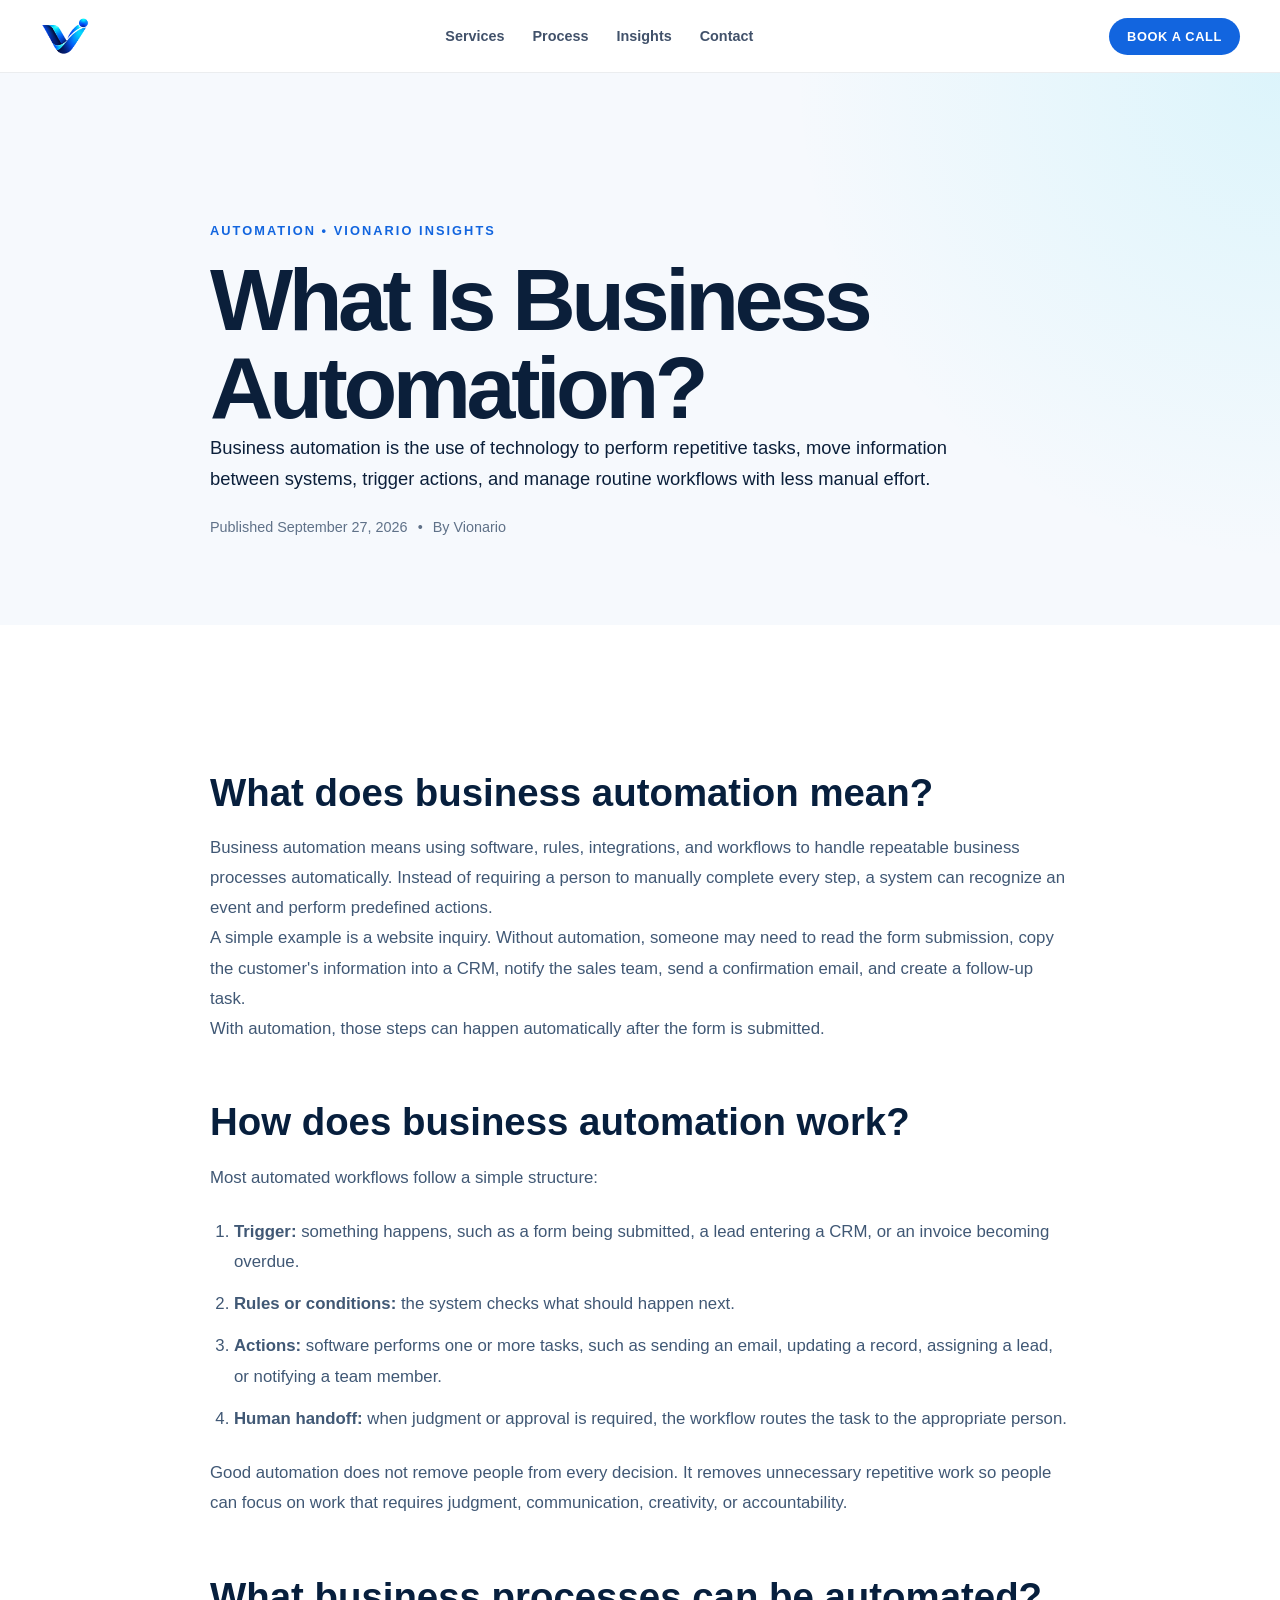
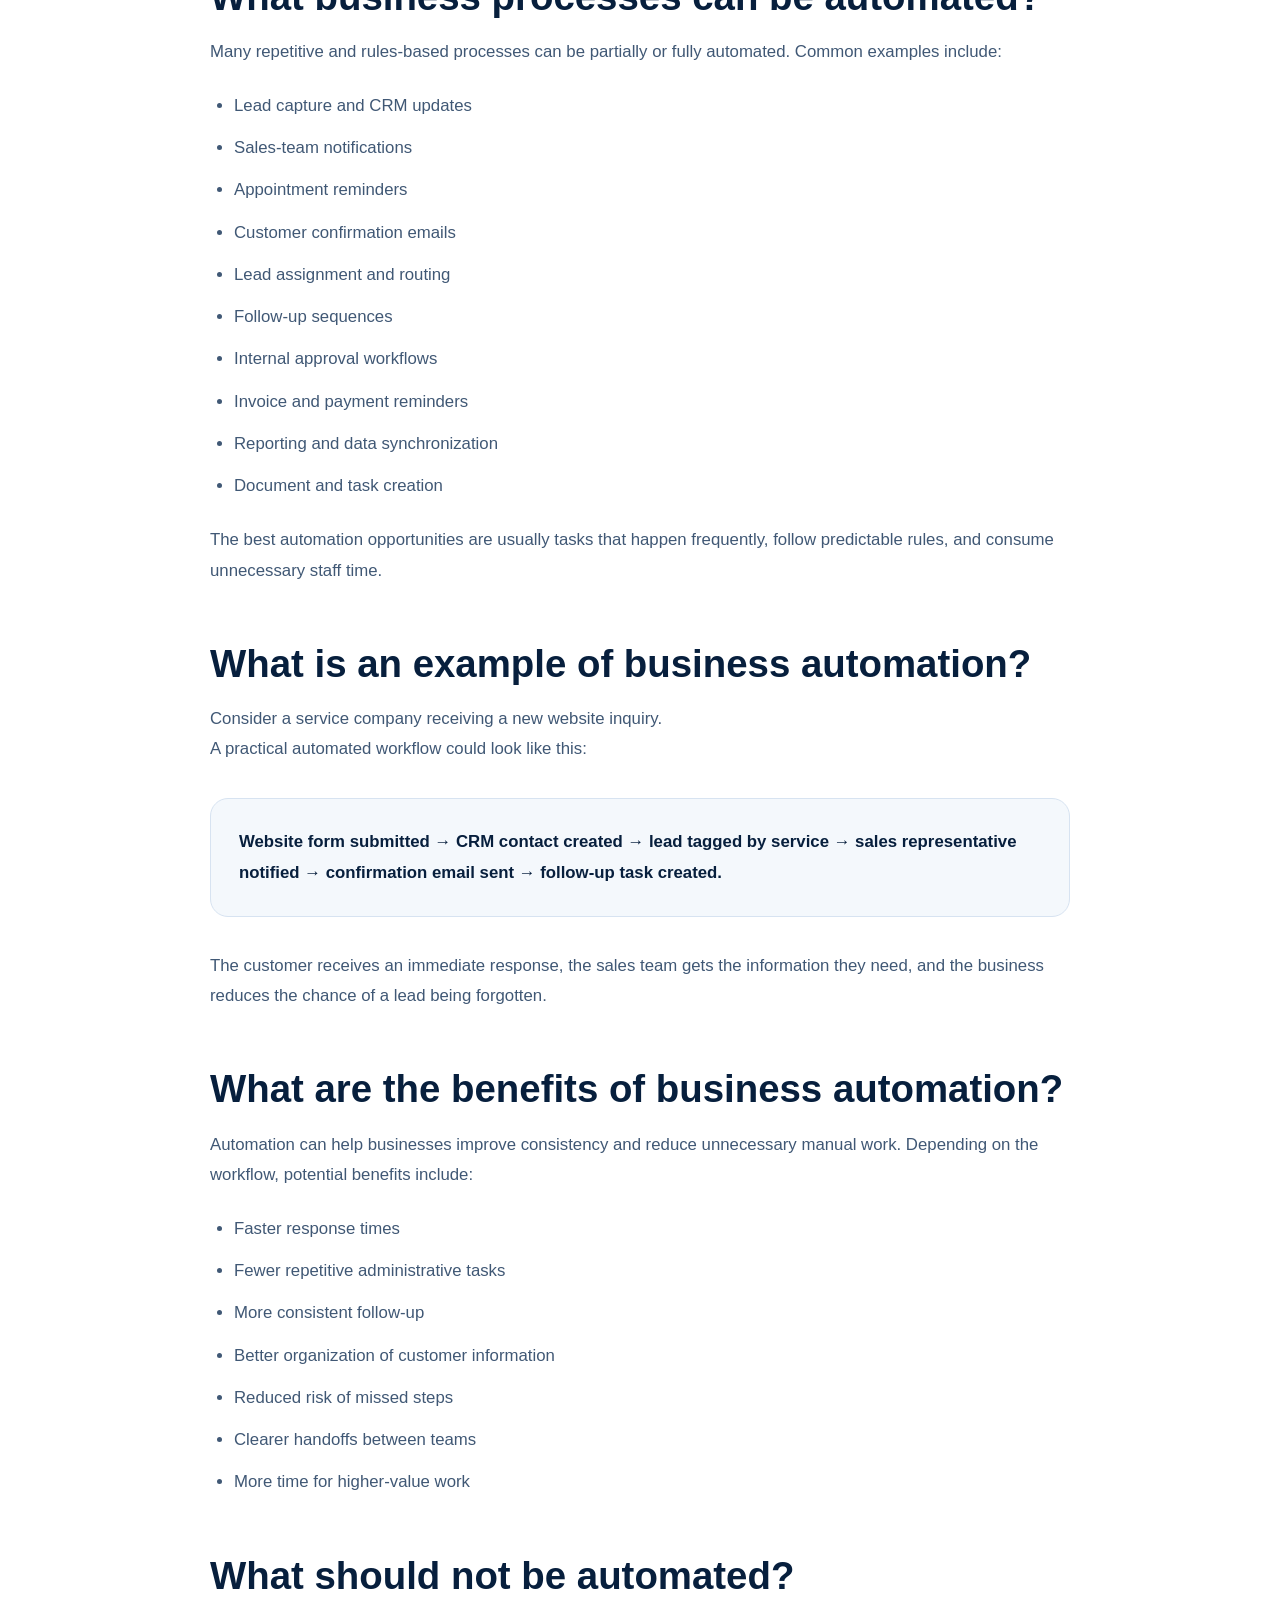
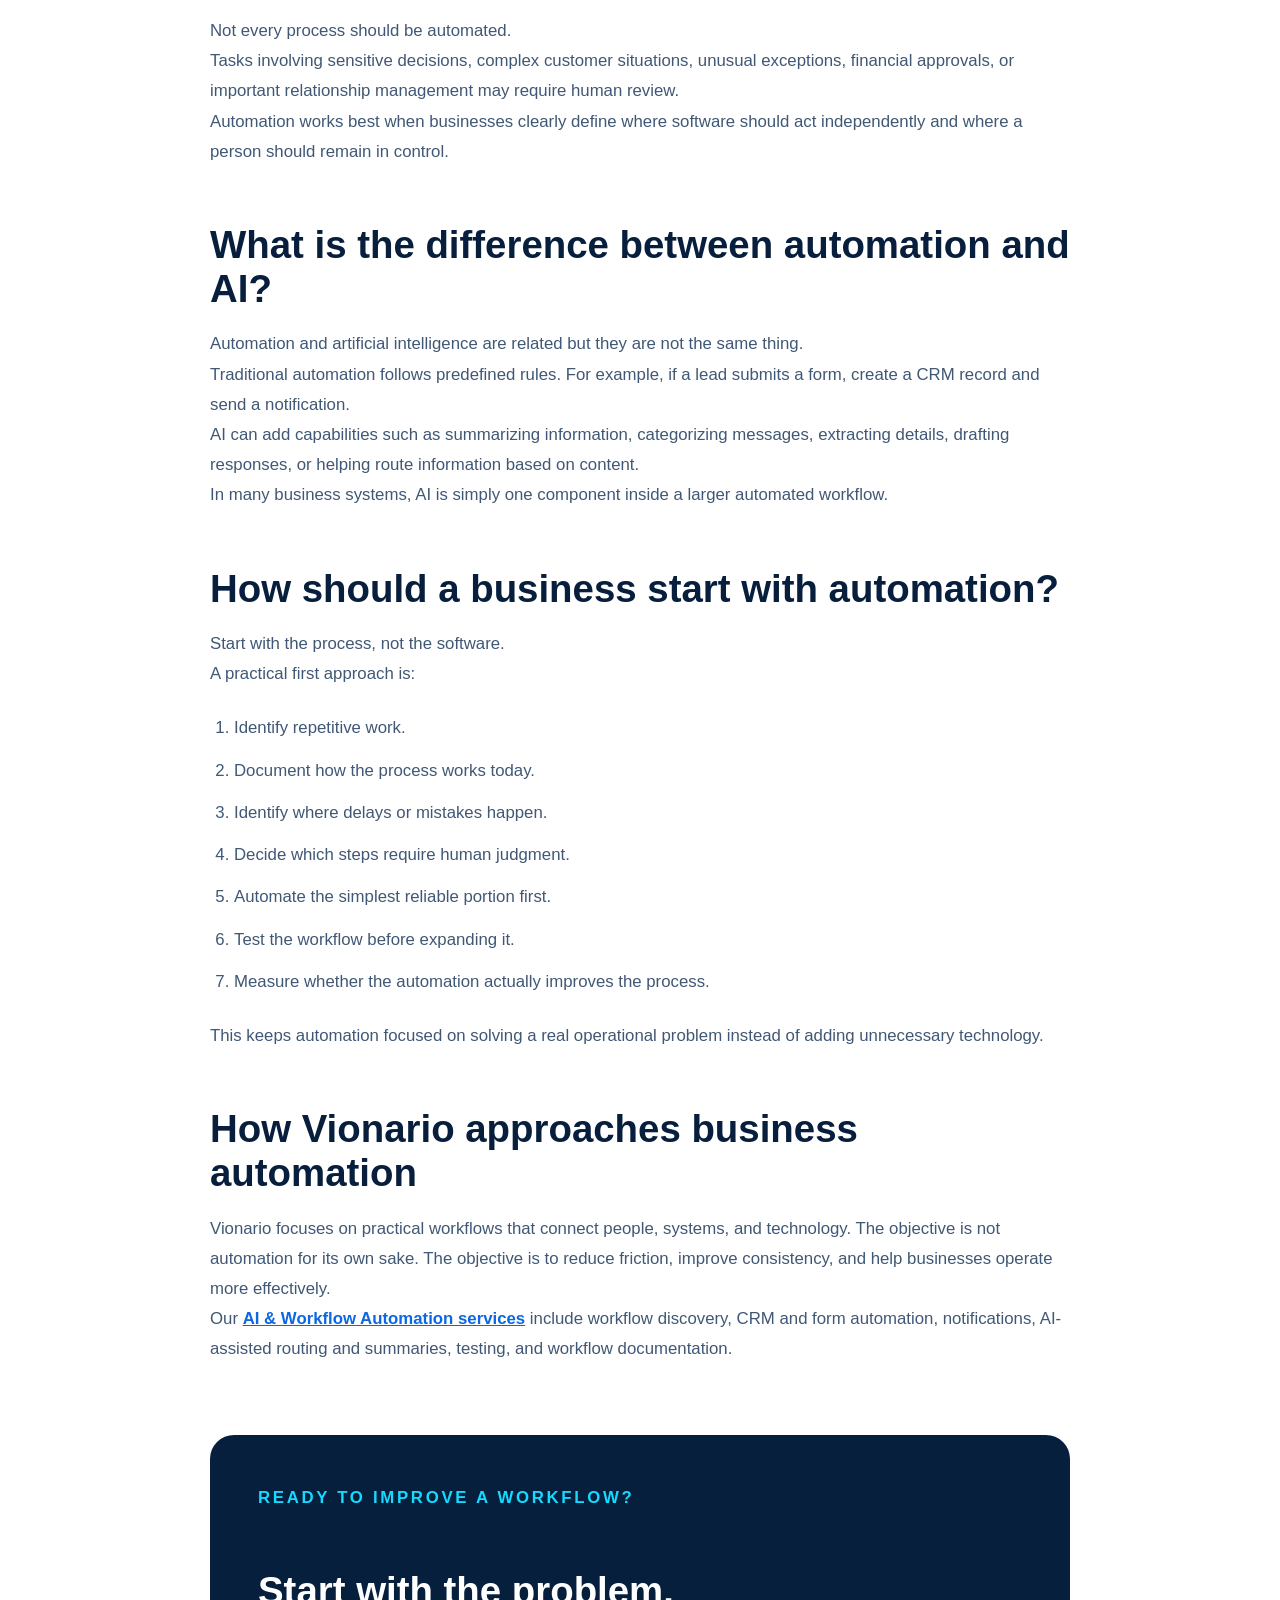
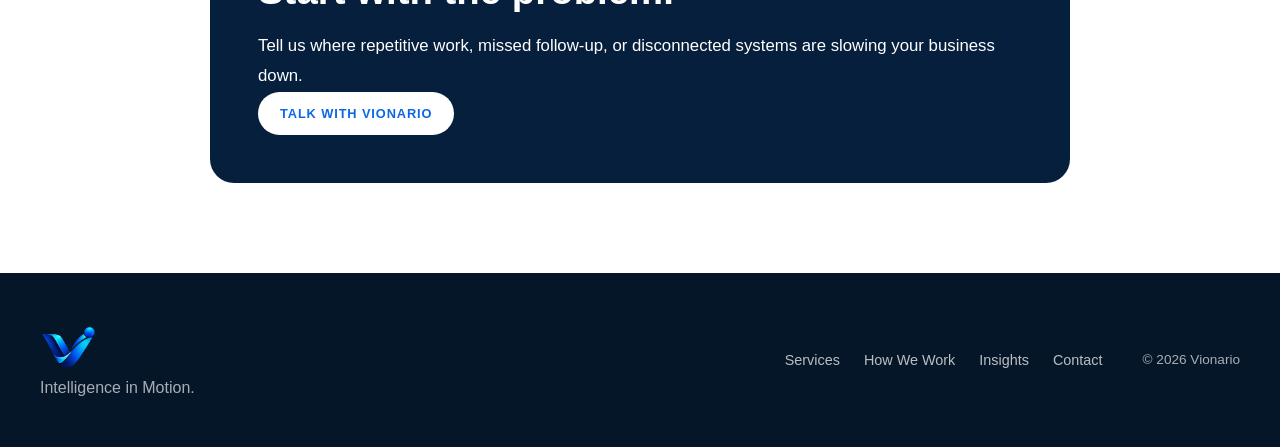
<file: articles/what-is-business-automation.html>
<!doctype html>
<html lang="en">
  <head>
    <meta charset="UTF-8" />
    <meta name="viewport" content="width=device-width, initial-scale=1.0" />

    <!-- Primary SEO -->
    <title>What Is Business Automation? A Practical Guide | Vionario</title>

    <meta
      name="description"
      content="Learn what business automation is, how automated workflows work, which repetitive business processes can be automated, and where human oversight still matters."
    />

    <meta name="robots" content="index, follow" />

    <link
      rel="canonical"
      href="https://vionario.com/articles/what-is-business-automation.html"
    />

    <!-- Open Graph / Social Sharing -->
    <meta property="og:type" content="article" />
    <meta property="og:site_name" content="Vionario" />

    <meta
      property="og:title"
      content="What Is Business Automation? A Practical Guide | Vionario"
    />

    <meta
      property="og:description"
      content="A practical guide to business automation, automated workflows, common use cases, benefits, risks, and the role of human oversight."
    />

    <meta
      property="og:url"
      content="https://vionario.com/articles/what-is-business-automation.html"
    />

    <meta
      property="og:image"
      content="https://vionario.com/assets/images/vionario_official_logo.png"
    />

    <meta
      property="og:image:alt"
      content="Vionario - Intelligence in Motion"
    />

    <meta
      property="article:published_time"
      content="2026-09-27"
    />

    <meta
      property="article:modified_time"
      content="2026-09-27"
    />

    <!-- Twitter / X Sharing -->
    <meta name="twitter:card" content="summary_large_image" />

    <meta
      name="twitter:title"
      content="What Is Business Automation? A Practical Guide | Vionario"
    />

    <meta
      name="twitter:description"
      content="Learn how business automation works, what processes can be automated, and where human oversight still matters."
    />

    <meta
      name="twitter:image"
      content="https://vionario.com/assets/images/vionario_official_logo.png"
    />

    <!-- Structured Data -->
    <script type="application/ld+json">
      {
        "@context": "https://schema.org",
        "@type": "BlogPosting",
        "@id": "https://vionario.com/articles/what-is-business-automation.html#article",
        "mainEntityOfPage": {
          "@type": "WebPage",
          "@id": "https://vionario.com/articles/what-is-business-automation.html"
        },
        "headline": "What Is Business Automation?",
        "description": "Learn what business automation is, how automated workflows work, which repetitive business processes can be automated, and where human oversight still matters.",
        "datePublished": "2026-09-27",
        "dateModified": "2026-09-27",
        "author": {
          "@type": "Organization",
          "@id": "https://vionario.com/#organization",
          "name": "Vionario",
          "url": "https://vionario.com/"
        },
        "publisher": {
          "@type": "Organization",
          "@id": "https://vionario.com/#organization",
          "name": "Vionario",
          "url": "https://vionario.com/",
          "logo": {
            "@type": "ImageObject",
            "url": "https://vionario.com/assets/images/vionario_official_logo.png"
          }
        },
        "image": "https://vionario.com/assets/images/vionario_official_logo.png"
      }
    </script>

    <!-- Favicon -->
    <link
      rel="icon"
      type="image/png"
      href="../assets/images/vionario_official_logo.png"
    />

    <!-- Styles -->
    <link rel="stylesheet" href="../style.css" />
  </head>

  <body>
    <!-- Navbar -->
    <nav class="navbar visible" id="navbar">
      <div class="nav-container">
        <a href="../index.html#dashboard" class="nav-logo">
          <img
            src="../assets/images/vionario_official_logo.png"
            alt="Vionario logo"
          />
        </a>

        <div class="nav-links" id="navLinks">
          <a href="../services.html">Services</a>
          <a href="../index.html#process">Process</a>
          <a href="../blog.html">Insights</a>
          <a href="../contact.html">Contact</a>
        </div>

        <div class="nav-actions">
          <a href="../contact.html" class="nav-cta">BOOK A CALL</a>

          <button class="menu-toggle" id="menuToggle" aria-label="Open menu">
            ☰
          </button>
        </div>
      </div>
    </nav>

    <main>
      <!-- Article Hero -->
      <section class="page-hero">
        <div class="section-container article-container">
          <p class="section-eyebrow">AUTOMATION • VIONARIO INSIGHTS</p>

          <h1>What Is Business Automation?</h1>

          <p class="article-lead">
            Business automation is the use of technology to perform repetitive
            tasks, move information between systems, trigger actions, and manage
            routine workflows with less manual effort.
          </p>

          <div class="article-meta">
            <span>Published September 27, 2026</span>
            <span>•</span>
            <span>By Vionario</span>
          </div>
        </div>
      </section>

      <!-- Article Content -->
      <article class="article-content">
        <div class="section-container article-container">
          <h2>What does business automation mean?</h2>

          <p>
            Business automation means using software, rules, integrations, and
            workflows to handle repeatable business processes automatically.
            Instead of requiring a person to manually complete every step, a
            system can recognize an event and perform predefined actions.
          </p>

          <p>
            A simple example is a website inquiry. Without automation, someone
            may need to read the form submission, copy the customer's
            information into a CRM, notify the sales team, send a confirmation
            email, and create a follow-up task.
          </p>

          <p>
            With automation, those steps can happen automatically after the
            form is submitted.
          </p>

          <h2>How does business automation work?</h2>

          <p>
            Most automated workflows follow a simple structure:
          </p>

          <ol>
            <li>
              <strong>Trigger:</strong> something happens, such as a form being
              submitted, a lead entering a CRM, or an invoice becoming overdue.
            </li>

            <li>
              <strong>Rules or conditions:</strong> the system checks what
              should happen next.
            </li>

            <li>
              <strong>Actions:</strong> software performs one or more tasks,
              such as sending an email, updating a record, assigning a lead, or
              notifying a team member.
            </li>

            <li>
              <strong>Human handoff:</strong> when judgment or approval is
              required, the workflow routes the task to the appropriate person.
            </li>
          </ol>

          <p>
            Good automation does not remove people from every decision. It
            removes unnecessary repetitive work so people can focus on work that
            requires judgment, communication, creativity, or accountability.
          </p>

          <h2>What business processes can be automated?</h2>

          <p>
            Many repetitive and rules-based processes can be partially or fully
            automated. Common examples include:
          </p>

          <ul>
            <li>Lead capture and CRM updates</li>
            <li>Sales-team notifications</li>
            <li>Appointment reminders</li>
            <li>Customer confirmation emails</li>
            <li>Lead assignment and routing</li>
            <li>Follow-up sequences</li>
            <li>Internal approval workflows</li>
            <li>Invoice and payment reminders</li>
            <li>Reporting and data synchronization</li>
            <li>Document and task creation</li>
          </ul>

          <p>
            The best automation opportunities are usually tasks that happen
            frequently, follow predictable rules, and consume unnecessary staff
            time.
          </p>

          <h2>What is an example of business automation?</h2>

          <p>
            Consider a service company receiving a new website inquiry.
          </p>

          <p>
            A practical automated workflow could look like this:
          </p>

          <div class="article-callout">
            <p>
              Website form submitted → CRM contact created → lead tagged by
              service → sales representative notified → confirmation email sent
              → follow-up task created.
            </p>
          </div>

          <p>
            The customer receives an immediate response, the sales team gets the
            information they need, and the business reduces the chance of a lead
            being forgotten.
          </p>

          <h2>What are the benefits of business automation?</h2>

          <p>
            Automation can help businesses improve consistency and reduce
            unnecessary manual work. Depending on the workflow, potential
            benefits include:
          </p>

          <ul>
            <li>Faster response times</li>
            <li>Fewer repetitive administrative tasks</li>
            <li>More consistent follow-up</li>
            <li>Better organization of customer information</li>
            <li>Reduced risk of missed steps</li>
            <li>Clearer handoffs between teams</li>
            <li>More time for higher-value work</li>
          </ul>

          <h2>What should not be automated?</h2>

          <p>
            Not every process should be automated.
          </p>

          <p>
            Tasks involving sensitive decisions, complex customer situations,
            unusual exceptions, financial approvals, or important relationship
            management may require human review.
          </p>

          <p>
            Automation works best when businesses clearly define where software
            should act independently and where a person should remain in
            control.
          </p>

          <h2>What is the difference between automation and AI?</h2>

          <p>
            Automation and artificial intelligence are related but they are not
            the same thing.
          </p>

          <p>
            Traditional automation follows predefined rules. For example, if a
            lead submits a form, create a CRM record and send a notification.
          </p>

          <p>
            AI can add capabilities such as summarizing information,
            categorizing messages, extracting details, drafting responses, or
            helping route information based on content.
          </p>

          <p>
            In many business systems, AI is simply one component inside a larger
            automated workflow.
          </p>

          <h2>How should a business start with automation?</h2>

          <p>
            Start with the process, not the software.
          </p>

          <p>A practical first approach is:</p>

          <ol>
            <li>Identify repetitive work.</li>
            <li>Document how the process works today.</li>
            <li>Identify where delays or mistakes happen.</li>
            <li>Decide which steps require human judgment.</li>
            <li>Automate the simplest reliable portion first.</li>
            <li>Test the workflow before expanding it.</li>
            <li>Measure whether the automation actually improves the process.</li>
          </ol>

          <p>
            This keeps automation focused on solving a real operational problem
            instead of adding unnecessary technology.
          </p>

          <h2>How Vionario approaches business automation</h2>

          <p>
            Vionario focuses on practical workflows that connect people,
            systems, and technology. The objective is not automation for its own
            sake. The objective is to reduce friction, improve consistency, and
            help businesses operate more effectively.
          </p>

          <p>
            Our
            <a href="../services.html">AI & Workflow Automation services</a>
            include workflow discovery, CRM and form automation, notifications,
            AI-assisted routing and summaries, testing, and workflow
            documentation.
          </p>

          <div class="article-cta">
            <p class="section-eyebrow">READY TO IMPROVE A WORKFLOW?</p>

            <h2>Start with the problem.</h2>

            <p>
              Tell us where repetitive work, missed follow-up, or disconnected
              systems are slowing your business down.
            </p>

            <a href="../contact.html" class="primary-button">
              TALK WITH VIONARIO
            </a>
          </div>
        </div>
      </article>
    </main>

    <!-- Footer -->
    <footer class="footer">
      <div class="section-container footer-grid">
        <div>
          <a href="../index.html#dashboard" class="footer-logo">
            <img
              src="../assets/images/vionario_official_logo.png"
              alt="Vionario logo"
            />
          </a>

          <p>Intelligence in Motion.</p>
        </div>

        <div class="footer-links">
          <a href="../services.html">Services</a>
          <a href="../index.html#process">How We Work</a>
          <a href="../blog.html">Insights</a>
          <a href="../contact.html">Contact</a>
        </div>

        <div class="footer-copy">
          <p>© 2026 Vionario</p>
        </div>
      </div>
    </footer>

    <script src="../script.js"></script>
  </body>
</html>
</file>
<file: style.css>
* {
  margin: 0;
  padding: 0;
  box-sizing: border-box;
}

html {
  scroll-behavior: smooth;
}

body {
  font-family: Arial, Helvetica, sans-serif;
  background: #ffffff;
  color: #0b1f3a;
}

.hero {
  min-height: 100vh;
  display: flex;
  align-items: center;
  justify-content: center;
  position: relative;
  text-align: center;
  padding: 24px;

  background:
    radial-gradient(
      circle at top right,
      rgba(0, 214, 255, 0.18),
      transparent 35%
    ),
    linear-gradient(135deg, #061a33 0%, #0b2f67 55%, #0f57c7 100%);
}

.hero-content {
  width: min(1250px, 92%);
}

.hero-eyebrow {
  font-size: 0.9rem;
  letter-spacing: 0.22em;
  font-weight: 700;
  color: #22d3ee;
  margin-bottom: 20px;
}

.hero h1 {
  font-size: clamp(3.5rem, 7vw, 7rem);
  line-height: 0.92;
  letter-spacing: -0.04em;
  color: #ffffff;
  margin-bottom: 28px;
}

.hero-tagline {
  font-size: clamp(1.1rem, 2.5vw, 1.7rem);
  line-height: 1.6;
  color: rgba(255, 255, 255, 0.82);
  margin-bottom: 36px;
}

.hero-button {
  display: inline-block;
  padding: 14px 24px;

  border: 1px solid rgba(255, 255, 255, 0.4);
  border-radius: 999px;

  color: #ffffff;
  text-decoration: none;
  font-size: 0.85rem;
  font-weight: 700;
  letter-spacing: 0.08em;

  transition:
    transform 0.25s ease,
    background 0.25s ease,
    border-color 0.25s ease;
}

.hero-button:hover {
  transform: translateY(-3px);
  background: rgba(255, 255, 255, 0.12);
  border-color: rgba(255, 255, 255, 0.7);
}

.hero-logo {
    display: block;
    width: clamp(140px, 18vw, 240px);
    height: auto;

    margin: 0 auto 30px;
}

.scroll-indicator {
  position: absolute;
  bottom: 28px;
  left: 50%;
  transform: translateX(-50%);

  color: #ffffff;
  text-decoration: none;
  font-size: 1.8rem;

  animation: bounce 1.8s infinite;
}

@keyframes bounce {
  0%,
  100% {
    transform: translate(-50%, 0);
  }

  50% {
    transform: translate(-50%, 10px);
  }
}

/* =========================
   NAVIGATION
========================= */

.navbar {
  position: sticky;
  top: 0;
  z-index: 1000;

  background: rgba(255, 255, 255, 0.95);
  backdrop-filter: blur(14px);

  border-bottom: 1px solid rgba(11, 31, 58, 0.08);

  opacity: 0;
  transform: translateY(-100%);
  pointer-events: none;

  transition:
    opacity 0.35s ease,
    transform 0.35s ease;
}

.navbar.visible {
  opacity: 1;
  transform: translateY(0);
  pointer-events: auto;
}

.nav-container {
  width: min(1200px, calc(100% - 40px));
  margin: 0 auto;

  min-height: 72px;

  display: flex;
  align-items: center;
  justify-content: space-between;
  gap: 24px;
}

.nav-logo {
    display: flex;
    align-items: center;
    text-decoration: none;
}

.nav-logo img {
    display: block;
    height: 42px;
    width: auto;
}

.nav-links {
  display: flex;
  align-items: center;
  gap: 28px;
}

.nav-links a {
  color: #41516a;
  text-decoration: none;

  font-size: 0.9rem;
  font-weight: 600;

  transition: color 0.2s ease;
}

.nav-links a:hover {
  color: #1265df;
}

.nav-cta {
  display: inline-block;

  background: #1265df;
  color: #ffffff;

  padding: 11px 18px;
  border-radius: 999px;

  text-decoration: none;
  font-size: 0.8rem;
  font-weight: 700;
  letter-spacing: 0.05em;
}

.nav-actions {
  display: flex;
  align-items: center;
  gap: 12px;
}

.menu-toggle {
  display: none;

  border: none;
  background: transparent;

  color: #0b1f3a;

  font-size: 1.6rem;
  cursor: pointer;
}

/* =========================
   GENERAL SECTION LAYOUT
========================= */

.section-container {
  width: min(1200px, calc(100% - 40px));
  margin: 0 auto;
}

.section-eyebrow {
  color: #1265df;

  font-size: 0.8rem;
  font-weight: 800;
  letter-spacing: 0.16em;

  margin-bottom: 18px;
}

.section-description {
  max-width: 700px;

  color: #65758b;
  font-size: 1rem;
  line-height: 1.7;

  margin-top: 22px;
}

/* =========================
   DASHBOARD
========================= */

.dashboard {
  padding: 110px 0;

  background: linear-gradient(180deg, #ffffff 0%, #f5f9ff 100%);
}

.dashboard h2 {
  max-width: 850px;

  font-size: clamp(2.2rem, 5vw, 4.5rem);
  line-height: 1.05;
  letter-spacing: -0.04em;

  color: #0b1f3a;
}

.dashboard-tabs {
  display: flex;
  gap: 10px;
  flex-wrap: wrap;

  margin-top: 50px;
  margin-bottom: 28px;
}

.dashboard-tab {
  padding: 11px 18px;

  border: 1px solid #d8e1ee;
  border-radius: 999px;

  background: #ffffff;
  color: #53657d;

  font-size: 0.8rem;
  font-weight: 700;

  cursor: pointer;

  transition:
    background 0.2s ease,
    color 0.2s ease,
    border-color 0.2s ease;
}

.dashboard-tab:hover,
.dashboard-tab.active {
  background: #0b1f3a;
  color: #ffffff;
  border-color: #0b1f3a;
}

.dashboard-grid {
  display: grid;
  grid-template-columns: repeat(3, 1fr);
  gap: 18px;
}

.dashboard-card {
  min-height: 220px;

  padding: 28px;

  background: #ffffff;

  border: 1px solid #e0e8f2;
  border-radius: 20px;

  transition:
    transform 0.25s ease,
    box-shadow 0.25s ease,
    border-color 0.25s ease;
}

.dashboard-card:hover {
  transform: translateY(-5px);

  border-color: #b8d6ff;

  box-shadow: 0 18px 40px rgba(28, 75, 130, 0.08);
}

.dashboard-card span {
  display: block;

  color: #16c7e8;

  font-size: 0.8rem;
  font-weight: 800;

  margin-bottom: 30px;
}

.dashboard-card h3 {
  color: #0b1f3a;

  font-size: 1.2rem;

  margin-bottom: 12px;
}

.dashboard-card p {
  color: #6a7a90;

  font-size: 0.95rem;
  line-height: 1.6;
}

/* =========================
   FEATURED SERVICES
========================= */

.featured-services {
  padding: 110px 0;
  background: #ffffff;
}

.section-heading-row {
  display: flex;
  align-items: end;
  justify-content: space-between;
  gap: 40px;

  margin-bottom: 50px;
}

.section-heading-row h2,
.process-preview h2,
.why-vionario h2,
.home-cta h2 {
  font-size: clamp(2.2rem, 5vw, 4rem);
  line-height: 1.05;
  letter-spacing: -0.04em;

  color: #0b1f3a;
}

.text-link {
  color: #1265df;

  text-decoration: none;

  font-size: 0.8rem;
  font-weight: 800;
  letter-spacing: 0.08em;
}

.service-preview-grid {
  display: grid;
  grid-template-columns: repeat(3, 1fr);
  gap: 18px;
}

.service-preview-card {
  padding: 32px;

  border: 1px solid #e0e8f2;
  border-radius: 20px;

  background: #ffffff;

  transition:
    transform 0.25s ease,
    border-color 0.25s ease,
    box-shadow 0.25s ease;
}

.service-preview-card:hover {
  transform: translateY(-5px);

  border-color: #b8d6ff;

  box-shadow: 0 18px 40px rgba(28, 75, 130, 0.08);
}

.service-preview-card span {
  color: #16c7e8;

  font-size: 0.8rem;
  font-weight: 800;
}

.service-preview-card h3 {
  margin: 40px 0 14px;

  color: #0b1f3a;

  font-size: 1.3rem;
}

.service-preview-card p {
  color: #6a7a90;

  line-height: 1.7;
}

/* =========================
   PROCESS
========================= */

.process-preview {
  padding: 110px 0;

  background: #071b35;
}

.process-preview .section-eyebrow {
  color: #22d3ee;
}

.process-preview h2 {
  color: #ffffff;

  margin-bottom: 60px;
}

.process-grid {
  display: grid;
  grid-template-columns: repeat(3, 1fr);

  gap: 1px;

  background: rgba(255, 255, 255, 0.12);

  border: 1px solid rgba(255, 255, 255, 0.12);
}

.process-step {
  padding: 32px;

  background: #071b35;
}

.process-step span {
  color: #22d3ee;

  font-size: 0.8rem;
  font-weight: 800;
}

.process-step h3 {
  margin: 26px 0 10px;

  color: #ffffff;

  font-size: 1.2rem;
}

.process-step p {
  color: rgba(255, 255, 255, 0.65);

  line-height: 1.6;
}

/* =========================
   WHY VIONARIO
========================= */

.why-vionario {
  padding: 110px 0;

  background: #f6f9fd;
}

.why-grid {
  display: grid;
  grid-template-columns: 1fr 1fr;

  gap: 80px;
}

.why-intro {
  color: #41516a;

  font-size: 1.2rem;
  line-height: 1.8;

  margin-bottom: 45px;
}

.why-points {
  display: grid;
  gap: 28px;
}

.why-points strong {
  color: #0b1f3a;
}

.why-points p {
  margin-top: 6px;

  color: #6a7a90;

  line-height: 1.6;
}

/* =========================
   CTA
========================= */

.home-cta {
  padding: 100px 0;

  background: #ffffff;
}

.cta-box {
  padding: clamp(40px, 7vw, 80px);

  border-radius: 28px;

  background:
    radial-gradient(
      circle at top right,
      rgba(34, 211, 238, 0.18),
      transparent 35%
    ),
    linear-gradient(135deg, #061a33 0%, #0b2f67 100%);

  color: #ffffff;
}

.cta-box .section-eyebrow {
  color: #22d3ee;
}

.cta-box h2 {
  color: #ffffff;
}

.cta-box > p {
  max-width: 620px;

  margin: 24px 0 32px;

  color: rgba(255, 255, 255, 0.75);

  line-height: 1.7;
}

.primary-button {
  display: inline-block;

  padding: 14px 22px;

  border-radius: 999px;

  background: #ffffff;
  color: #0b2f67;

  text-decoration: none;

  font-size: 0.8rem;
  font-weight: 800;
  letter-spacing: 0.07em;

  transition: transform 0.2s ease;
}

.primary-button:hover {
  transform: translateY(-3px);
}

/* =========================
   FOOTER
========================= */

.footer {
  padding: 50px 0;

  background: #061629;

  color: rgba(255, 255, 255, 0.65);
}

.footer-grid {
  display: grid;
  grid-template-columns: 1fr auto auto;

  align-items: center;

  gap: 40px;
}

.footer-logo {
  display: inline-block;

  margin-bottom: 8px;

  color: #ffffff;

  text-decoration: none;

  font-weight: 800;
  letter-spacing: 0.08em;
}

.footer-links {
  display: flex;
  flex-wrap: wrap;

  gap: 24px;
}

.footer-links a {
  color: rgba(255, 255, 255, 0.72);

  text-decoration: none;

  font-size: 0.9rem;
}

.footer-links a:hover {
  color: #ffffff;
}

.footer-copy {
  font-size: 0.85rem;
}

/* =========================
   INNER PAGE HERO
========================= */

.page-hero {
  padding: 150px 0 90px;

  background:
    radial-gradient(
      circle at top right,
      rgba(34, 211, 238, 0.12),
      transparent 35%
    ),
    #f6f9fd;
}

.page-hero h1 {
  max-width: 900px;

  font-size: clamp(2.8rem, 7vw, 5.5rem);
  line-height: 1;
  letter-spacing: -0.05em;

  color: #0b1f3a;
}

.page-hero > .section-container > p:last-child {
  max-width: 720px;

  margin-top: 28px;

  color: #65758b;

  font-size: 1.1rem;
  line-height: 1.8;
}

/* =========================
   SERVICES PAGE
========================= */

.services-page {
  padding: 100px 0;

  background: #ffffff;
}

.services-page-grid {
  display: grid;
  grid-template-columns: repeat(2, 1fr);
  gap: 20px;
}

.service-detail-card {
  padding: 36px;

  border: 1px solid #e0e8f2;
  border-radius: 22px;

  background: #ffffff;

  transition:
    transform 0.25s ease,
    border-color 0.25s ease,
    box-shadow 0.25s ease;
}

.service-detail-card:hover {
  transform: translateY(-5px);

  border-color: #b8d6ff;

  box-shadow: 0 18px 40px rgba(28, 75, 130, 0.08);
}

.service-detail-card > span {
  color: #16c7e8;

  font-size: 0.8rem;
  font-weight: 800;
}

.service-detail-card h2 {
  margin: 32px 0 14px;

  color: #0b1f3a;

  font-size: 1.6rem;
}

.service-detail-card > p {
  color: #65758b;

  line-height: 1.7;

  margin-bottom: 24px;
}

.service-detail-card ul {
  padding-left: 20px;

  color: #52647c;
}

.service-detail-card li {
  margin-bottom: 10px;

  line-height: 1.5;
}

.featured-service {
  background: #071b35;
  border-color: #071b35;

  color: #ffffff;
}

.featured-service h2 {
  color: #ffffff;
}

.featured-service > p {
  color: rgba(255, 255, 255, 0.7);
}

.featured-service .text-link {
  color: #22d3ee;
}

/* =========================
   CONTACT PAGE
========================= */

.contact-section {
    padding: 100px 0;

    background: #ffffff;
}

.contact-grid {
    display: grid;
    grid-template-columns: 0.85fr 1.15fr;

    gap: 80px;

    align-items: start;
}

.contact-intro h2 {
    font-size: clamp(2rem, 4vw, 3.5rem);
    line-height: 1.05;
    letter-spacing: -0.04em;

    color: #0b1f3a;

    margin-bottom: 24px;
}

.contact-intro > p:last-child {
    color: #65758b;

    line-height: 1.8;
}

.contact-form {
    padding: 36px;

    background: #f6f9fd;

    border: 1px solid #e0e8f2;
    border-radius: 24px;
}

.form-group {
    margin-bottom: 22px;
}

.form-group label {
    display: block;

    margin-bottom: 8px;

    color: #0b1f3a;

    font-size: 0.9rem;
    font-weight: 700;
}

.form-group input,
.form-group select,
.form-group textarea {
    width: 100%;

    padding: 14px 15px;

    border: 1px solid #ced9e7;
    border-radius: 12px;

    background: #ffffff;

    color: #0b1f3a;

    font: inherit;

    outline: none;

    transition:
        border-color 0.2s ease,
        box-shadow 0.2s ease;
}

.form-group input:focus,
.form-group select:focus,
.form-group textarea:focus {
    border-color: #1265df;

    box-shadow:
        0 0 0 3px rgba(18, 101, 223, 0.1);
}

.form-group textarea {
    resize: vertical;
}

.submit-button {
    width: 100%;

    padding: 15px 20px;

    border: none;
    border-radius: 999px;

    background: #1265df;
    color: #ffffff;

    font-size: 0.85rem;
    font-weight: 800;
    letter-spacing: 0.06em;

    cursor: pointer;

    transition:
        transform 0.2s ease,
        background 0.2s ease;
}

.submit-button:hover {
    transform: translateY(-2px);

    background: #0d54bc;
}

.form-status {
    margin-top: 18px;

    text-align: center;

    color: #52647c;

    font-size: 0.9rem;
}

.footer-logo {
    display: inline-flex;
    align-items: center;
}

.footer-logo img {
    display: block;
    height: 48px;
    width: auto;
}

/* =========================
   RESPONSIVE
========================= */
/* 900 px */
@media (max-width: 900px) {
  .nav-links {
    position: absolute;

    top: 72px;
    left: 20px;
    right: 20px;

    display: flex;
    flex-direction: column;
    align-items: flex-start;
    gap: 18px;

    padding: 24px;

    background: #ffffff;

    border: 1px solid #e0e8f2;
    border-radius: 18px;

    box-shadow: 0 18px 40px rgba(28, 75, 130, 0.12);

    opacity: 0;
    transform: translateY(-10px);
    pointer-events: none;

    transition:
      opacity 0.25s ease,
      transform 0.25s ease;
  }

  .nav-links.open {
    opacity: 1;
    transform: translateY(0);
    pointer-events: auto;
  }

  .menu-toggle {
    display: block;
  }

  .dashboard-grid {
    grid-template-columns: repeat(2, 1fr);
  }

  .section-heading-row {
    align-items: flex-start;
    flex-direction: column;
  }

  .service-preview-grid {
    grid-template-columns: 1fr;
  }

  .process-grid {
    grid-template-columns: repeat(2, 1fr);
  }

  .why-grid {
    grid-template-columns: 1fr;
    gap: 45px;
  }

  .footer-grid {
    grid-template-columns: 1fr;
    align-items: start;
  }

  .services-page-grid {
    grid-template-columns: 1fr;
  }

  .contact-grid {
    grid-template-columns: 1fr;
    gap: 45px;
}
}

/* 600 px */
@media (max-width: 600px) {
  .nav-container {
    width: min(100% - 28px, 1200px);
    min-height: 64px;
  }

  .nav-cta {
    padding: 9px 14px;
    font-size: 0.7rem;
  }

  .section-container {
    width: min(100% - 28px, 1200px);
  }

  .dashboard {
    padding: 80px 0;
  }

  .dashboard-grid {
    grid-template-columns: 1fr;
  }

  .dashboard-card {
    min-height: auto;
  }

  .featured-services,
  .process-preview,
  .why-vionario,
  .home-cta {
    padding: 75px 0;
  }

  .process-grid {
    grid-template-columns: 1fr;
  }

  .footer-links {
    flex-direction: column;
    gap: 12px;
  }

  .page-hero {
    padding: 120px 0 70px;
  }

  .services-page {
    padding: 70px 0;
  }

  .service-detail-card {
    padding: 28px;
  }

  .contact-section {
    padding: 70px 0;
}

.contact-form {
    padding: 24px;
}

.nav-logo img {
    height: 36px;
}

}

/* =========================
   ARTICLE / INSIGHTS
========================= */

.article-container {
  width: min(100% - 40px, 860px);
}

.article-lead {
  max-width: 760px;
  font-size: 1.15rem;
  line-height: 1.7;
}

.article-meta {
  display: flex;
  flex-wrap: wrap;
  gap: 10px;
  margin-top: 24px;
  color: #5f7188;
  font-size: 0.9rem;
}

.article-content {
  padding: 90px 0;
}

.article-content h2 {
  margin-top: 56px;
  margin-bottom: 18px;
  color: #071f3d;
  font-size: clamp(1.7rem, 3vw, 2.4rem);
  line-height: 1.15;
}

.article-content p,
.article-content li {
  color: #405875;
  font-size: 1.05rem;
  line-height: 1.8;
}

.article-content ul,
.article-content ol {
  margin: 24px 0;
  padding-left: 24px;
}

.article-content li {
  margin-bottom: 12px;
}

.article-content a {
  color: #0b67e3;
  font-weight: 700;
}

.article-callout {
  margin: 34px 0;
  padding: 28px;
  border: 1px solid #d7e3f1;
  border-radius: 18px;
  background: #f4f8fc;
}

.article-callout p {
  margin: 0;
  color: #071f3d;
  font-weight: 700;
}

.article-cta {
  margin-top: 70px;
  padding: 48px;
  border-radius: 24px;
  background: #061f3d;
}

.article-cta h2,
.article-cta p {
  color: #ffffff;
}

.article-cta .section-eyebrow {
  color: #16d9ff;
}

@media (max-width: 600px) {
  .article-container {
    width: min(100% - 28px, 860px);
  }

  .article-content {
    padding: 65px 0;
  }

  .article-cta {
    padding: 30px 24px;
  }
}

/* =========================
   BLOG / INSIGHTS GRID
========================= */

.blog-grid {
  display: grid;
  grid-template-columns: repeat(3, minmax(0, 1fr));
  gap: 28px;
}

.blog-grid .service-detail-card {
  min-height: 100%;
}

@media (max-width: 900px) {
  .blog-grid {
    grid-template-columns: repeat(2, minmax(0, 1fr));
  }
}

@media (max-width: 600px) {
  .blog-grid {
    grid-template-columns: 1fr;
  }
}
</file>
